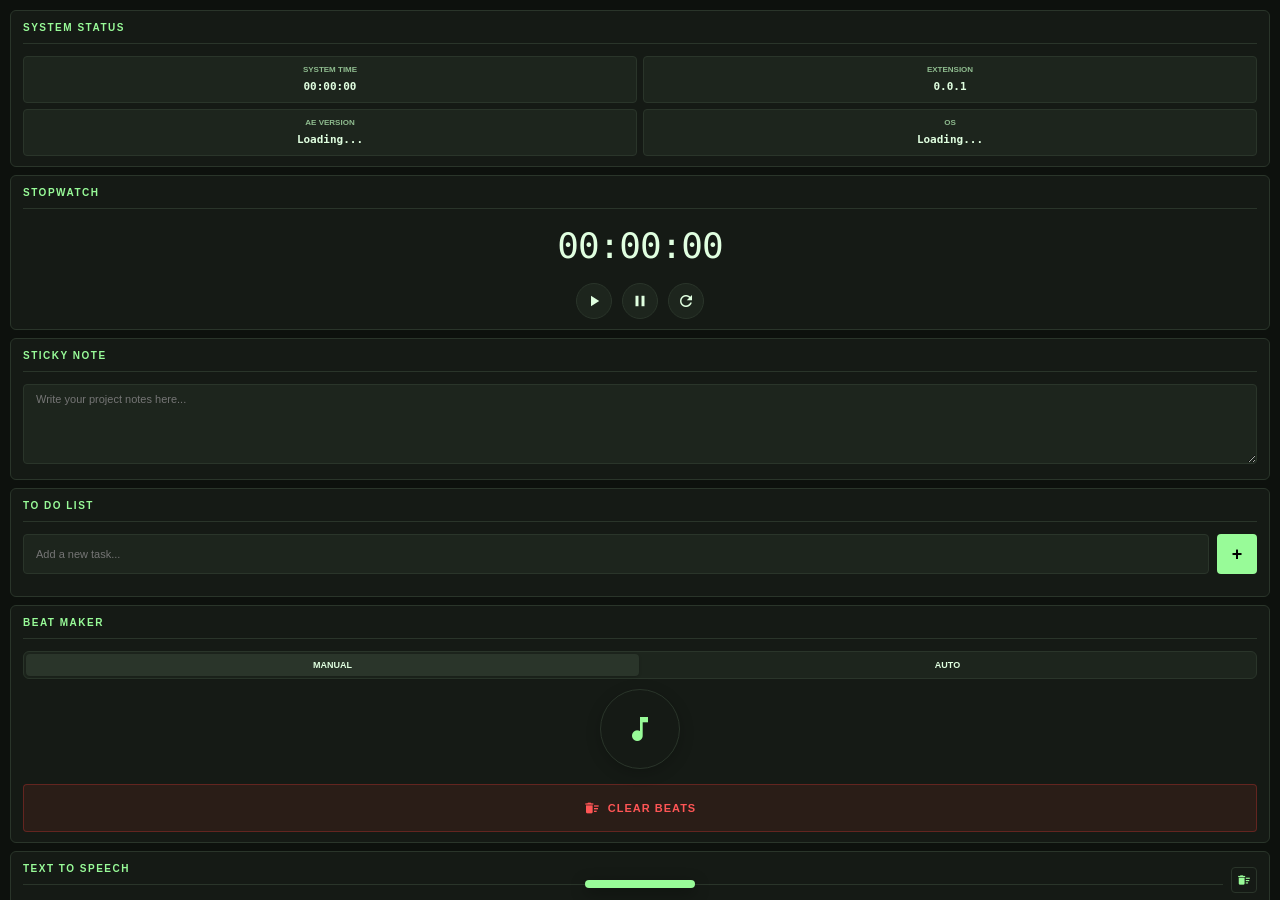
<file: client/index.html>
<!DOCTYPE html>
<html lang="en">

<head>
    <meta charset="utf-8">
    <meta name="viewport" content="width=device-width, initial-scale=1.0">
    <title>Fish Tools</title>
    <link rel="stylesheet" href="./css/style.css">
    <link rel="stylesheet" href="./css/fonts.css">
    <script src="./js/libs/CSInterface.js"></script>
    <script src="./js/polyfills.js"></script>
</head>

<body>

    <div id="splash-screen">
        <div class="splash-content">
            <img src="./assets/Logo.svg" alt="Fish Tools Logo" class="splash-logo">
            <div class="splash-text">FISH TOOLS</div>
        </div>
    </div>

    <div class="content-container">

        
        <div id="tab-main" class="tab-content active">

            <div class="card">
                <h3>System Status</h3>
                <div class="status-grid">
                    <div class="status-box">
                        <span class="status-label">System Time</span>
                        <span class="status-value" id="info-time">00:00:00</span>
                    </div>
                    <div class="status-box">
                        <span class="status-label">Extension</span>
                        <span class="status-value" id="info-ext-ver">...</span>
                    </div>
                    <div class="status-box">
                        <span class="status-label">AE Version</span>
                        <span class="status-value" id="info-ae-ver">Loading...</span>
                    </div>
                    <div class="status-box">
                        <span class="status-label">OS</span>
                        <span class="status-value" id="info-os">Loading...</span>
                    </div>
                </div>
            </div>

            <div class="card">
                <h3>Stopwatch</h3>
                <div class="timer-display" id="stopwatch-display">00:00:00</div>
                <div class="stopwatch-controls">
                    <button id="sw-start" class="sw-btn" title="Start"><span
                            class="material-icons">play_arrow</span></button>
                    <button id="sw-stop" class="sw-btn" title="Pause"><span class="material-icons">pause</span></button>
                    <button id="sw-reset" class="sw-btn" title="Reset"><span
                            class="material-icons">refresh</span></button>
                </div>
            </div>

            <div class="card">
                <h3>Sticky Note</h3>
                <textarea id="dashboard-sticky-note" placeholder="Write your project notes here..."></textarea>
            </div>

            <div class="card">
                <h3>To Do List</h3>
                <div class="todo-input-group">
                    <input type="text" id="todo-input" placeholder="Add a new task...">
                    <button id="btn-add-todo">+</button>
                </div>
                <ul id="todo-list"></ul>
            </div>

            <div class="card">
                <h3>Beat Maker</h3>
                <div class="toggle-group mb-8">
                    <button id="btn-beat-manual" class="icon-toggle active flex-1"
                        style="font-size:9px;font-weight:800;">MANUAL</button>
                    <button id="btn-beat-auto" class="icon-toggle flex-1"
                        style="font-size:9px;font-weight:800;">AUTO</button>
                </div>

                
                <div id="beat-manual-controls">
                    <div id="beat-tap-btn" title="Tap to add beat marker">
                        <span class="material-icons" id="beat-icon">music_note</span>
                    </div>
                </div>

                
                <div id="beat-auto-controls" style="display:none; padding: 5px 0;">
                    <div class="settings-row" style="margin-bottom: 8px;">
                        <span class="status-label">SENSITIVITY</span>
                        <div style="flex:1; display:flex; align-items:center; gap:8px;">
                            <input type="range" id="beat-threshold" min="5" max="50" value="15" style="flex:1;">
                            <span id="beat-threshold-val" style="font-size:10px; width:15px; color:var(--accent);">15</span>
                        </div>
                    </div>
                    <div class="settings-row" style="margin-bottom: 12px;">
                        <span class="status-label">CHANNEL</span>
                        <select id="beat-channel" style="font-size: 10px; height: 24px; padding: 0 4px;">
                            <option value="Both Channels">Both Channels</option>
                            <option value="Left Channel">Left Channel</option>
                            <option value="Right Channel">Right Channel</option>
                        </select>
                    </div>
                    <button id="btn-beat-auto-detect" class="btn-primary w-full" style="height: 32px;">
                        <span class="material-icons"
                            style="font-size:16px !important; margin-right:6px;">graphic_eq</span>
                        <span style="white-space: nowrap;">AUTO DETECT BASS</span>
                    </button>
                </div>

                <div class="beat-info">
                    <button id="beat-clear-btn" class="btn-danger w-full" title="Clear all beat markers">
                        <span class="material-icons">delete_sweep</span> CLEAR BEATS
                    </button>
                </div>
            </div>

            <div class="card" id="card-tts">
                <div class="card-header" style="justify-content:space-between;">
                    <h3>Text To Speech</h3>
                    <button id="btn-tts-clean-cache" class="icon-btn" title="Clear TTS cache (delete generated MP3)" style="background:transparent; border:1px solid var(--border); border-radius:4px; height:26px; width:26px; display:flex; align-items:center; justify-content:center; color:var(--text-muted); cursor:pointer;">
                        <span class="material-icons" style="font-size:14px;">delete_sweep</span>
                    </button>
                </div>
                <div class="tts-body" style="display:flex; flex-direction:column; margin-top:8px;">
                    <textarea id="tts-text-input" placeholder="Type text to generate speech..." style="width:100%; min-height:64px; box-sizing:border-box; resize:vertical; margin-bottom:8px;"></textarea>

                    <div style="display:flex; align-items:center; margin-bottom:8px;">
                        <select id="tts-voice-select" style="flex:1; height:28px; font-size:11px; margin-right:8px;"></select>
                        <button id="btn-tts-preview" class="icon-btn" title="Preview voice" style="background:var(--surface); border:1px solid var(--border); border-radius:4px; height:28px; width:28px; display:flex; align-items:center; justify-content:center; color:var(--text); cursor:pointer; flex-shrink:0;">
                            <span class="material-icons" style="font-size:14px;">volume_up</span>
                        </button>
                    </div>

                    <div style="display:flex; justify-content:space-between; align-items:center; margin-bottom:8px;">
                        <span class="status-label" style="font-size:10px;">ADD TEXT LAYER</span>
                        <label class="switch-container" style="margin:0;">
                            <span class="switch">
                                <input type="checkbox" id="tts-add-text-toggle" checked>
                                <span class="slider"></span>
                            </span>
                        </label>
                    </div>

                    <div id="tts-anim-toggle-container" style="display:flex; justify-content:space-between; align-items:center; margin-bottom:8px;">
                        <span class="status-label" style="font-size:10px;">TEXT ANIMATION</span>
                        <label class="switch-container" style="margin:0;">
                            <span class="switch">
                                <input type="checkbox" id="tts-anim-toggle" checked>
                                <span class="slider"></span>
                            </span>
                        </label>
                    </div>

                    <div id="tts-text-options" style="display:flex; flex-direction:column; padding:8px; background:var(--surface); border:1px solid var(--border); border-radius:6px; margin-bottom:8px;">
                        <span class="section-label" style="font-size:9px; font-weight:800; letter-spacing:0.06em; margin-bottom:6px;">ANIMATION PARAMS</span>
                        <div style="display:flex;">
                            <div style="flex:1; display:flex; flex-direction:column; margin-right:6px;">
                                <span class="status-label" style="font-size:9px; margin-bottom:3px;">DIRECTION</span>
                                <select id="tts-anim-direction" style="width:100%; height:26px; font-size:10px;">
                                    <option value="bottom_to_top">Bottom to Top</option>
                                    <option value="top_to_bottom">Top to Bottom</option>
                                    <option value="left_to_right">Left to Right</option>
                                    <option value="right_to_left">Right to Left</option>
                                </select>
                            </div>
                            <div style="flex:1; display:flex; flex-direction:column;">
                                <span class="status-label" style="font-size:9px; margin-bottom:3px;">BASED ON</span>
                                <select id="tts-anim-based-on" style="width:100%; height:26px; font-size:10px;">
                                    <option value="characters">Characters</option>
                                    <option value="characters_excl_spaces">Chars (no spaces)</option>
                                    <option value="words">Words</option>
                                    <option value="lines" selected>Lines</option>
                                </select>
                            </div>
                        </div>
                    </div>

                    <button id="btn-tts-generate" class="btn-primary w-full" style="height:32px; font-size:11px; font-weight:800; border-radius:4px; border:none; background:var(--accent); color:var(--bg); cursor:pointer; text-align:center; display:block; letter-spacing:0.06em;">GENERATE</button>
                </div>
            </div>

            <div class="card" id="card-autosave">
                <div class="card-header autosave-card-header">
                    <h3 class="autosave-title">
                        Auto Save
                        <span id="autosave-status" class="autosave-status-text">Disabled</span>
                    </h3>
                    <div style="display:flex; align-items:center; gap:6px;">
                        <button id="btn-autosave-folder" class="icon-btn" title="Open Auto Save Folder">
                            <span class="material-icons">folder_open</span>
                        </button>
                        <label class="switch-container" style="margin:0;">
                            <span class="switch">
                                <input type="checkbox" id="autosave-toggle">
                                <span class="slider"></span>
                            </span>
                        </label>
                    </div>
                </div>

                <div class="autosave-progress-track" id="autosave-progress-track">
                    <div class="autosave-progress-bar" id="autosave-progress-bar"></div>
                </div>

                <div id="autosave-warning" class="autosave-warning" style="display:none;">
                    <span class="material-icons" style="font-size:13px; flex-shrink:0;">warning</span>
                    <span id="autosave-warning-text">Please save your project first to use Auto Save.</span>
                </div>

                <div class="settings-row" style="border:none; padding:8px 0 4px; align-items:center;">
                    <span class="status-label">INTERVAL</span>
                    <div style="flex:1; display:flex; align-items:center; gap:8px;">
                        <input type="range" id="autosave-interval" min="5" max="60" step="5" value="10" style="flex:1;">
                        <span style="display:flex; align-items:center; gap:3px; white-space:nowrap;">
                            <span id="autosave-interval-display" style="font-size:12px; font-weight:800; color:var(--accent); min-width:20px; text-align:right;">10</span>
                            <span class="status-label" style="font-size:9px;">sec</span>
                        </span>
                    </div>
                </div>

                <div style="padding-top:2px;">
                    <span id="autosave-last-saved" style="font-size:9px; color:var(--text-dim); letter-spacing:0.02em;">Last saved: —</span>
                </div>
            </div>

            <div class="card" id="card-aetoam">
                <div class="card-header">
                    <h3>Ae &gt; Am Converter</h3>
                </div>
                <div class="settings-row" style="border:none; padding:6px 0 4px;">
                    <span class="status-label">BAKE EXPRESSIONS</span>
                    <label class="switch-container" style="margin:0;">
                        <span class="switch">
                            <input type="checkbox" id="aetoam-bake-toggle" checked>
                            <span class="slider"></span>
                        </span>
                    </label>
                </div>
                <div class="settings-row" style="border:none; padding:4px 0 4px;">
                    <span class="status-label">IMPORT ADJUSTMENT LAYERS</span>
                    <label class="switch-container" style="margin:0;">
                        <span class="switch">
                            <input type="checkbox" id="aetoam-adj-toggle">
                            <span class="slider"></span>
                        </span>
                    </label>
                </div>
                <div class="settings-row" style="border:none; padding:4px 0 8px;">
                    <span class="status-label">EXPORT 3D <span class="badge-beta">BETA</span></span>
                    <label class="switch-container" style="margin:0;">
                        <span class="switch">
                            <input type="checkbox" id="aetoam-3d-toggle">
                            <span class="slider"></span>
                        </span>
                    </label>
                </div>
                <button id="btn-aetoam-run" class="btn-primary" style="width:100%;">
                    <span class="material-icons" style="font-size:13px; vertical-align:middle; margin-right:4px;">swap_horiz</span>Convert
                </button>
            </div>

            <div class="card" id="card-project-pool">
                <div class="card-header" style="justify-content: space-between;">
                    <h3><span class="material-icons" style="font-size:14px; margin-right:6px; vertical-align:text-bottom;">inventory_2</span>Project Pool</h3>
                </div>

                <div class="section-label">Create Preset</div>
                <div style="display:flex; flex-direction:column; gap:6px; margin-bottom:10px;">
                    <div class="form-group">
                        <label class="status-label" style="font-size:9px;">PROJECT NAME</label>
                        <input type="text" id="pp-project-name" placeholder="My Project" style="height:30px; font-size:11px;">
                    </div>
                    <div class="form-group">
                        <label class="status-label" style="font-size:9px;">SAVE LOCATION</label>
                        <div style="display:flex; gap:8px; align-items:center;">
                            <input type="text" id="pp-save-location" placeholder="Click to choose folder..." readonly style="flex:1; min-width:0; height:30px; font-size:10px; cursor:pointer; opacity:0.85;">
                            <button id="pp-browse-btn" class="btn-secondary" style="height:30px; padding:0 12px; margin-left:6px; flex-shrink:0;" title="Browse Folder">
                                <span class="material-icons" style="font-size:14px; margin-right:0;">folder_open</span>
                            </button>
                        </div>
                    </div>
                </div>
                <div style="display:flex; flex-direction:column; gap:4px; margin-bottom:10px;">
                    <div class="settings-row" style="border:none; padding:4px 0;">
                        <span class="status-label" style="font-size:9px;">CONVERT TO AM XML</span>
                        <label class="switch-container" style="margin:0;">
                            <span class="switch">
                                <input type="checkbox" id="pp-convert-am">
                                <span class="slider"></span>
                            </span>
                        </label>
                    </div>
                    <div class="settings-row" style="border:none; padding:4px 0;">
                        <span class="status-label" style="font-size:9px;">DOWNGRADE VERSION</span>
                        <label class="switch-container" style="margin:0;">
                            <span class="switch">
                                <input type="checkbox" id="pp-downgrade">
                                <span class="slider"></span>
                            </span>
                        </label>
                    </div>
                    <div id="pp-downgrade-options" style="display:none; padding:4px 0 0 0;">
                        <div class="form-group">
                            <label class="status-label" style="font-size:9px;">TARGET AE VERSION</label>
                            <select id="pp-target-version" style="width:100%; height:28px; font-size:10px;">
                                <option value="">Select AE Version...</option>
                            </select>
                        </div>
                    </div>
                </div>
                <button id="btn-pp-create" class="btn-primary" style="width:100%; height:32px;">
                    <span class="material-icons" style="font-size:14px; margin-right:4px;">archive</span>
                    <span style="font-size:10px; font-weight:800; letter-spacing:0.04em;">CREATE PRESET</span>
                </button>

                <div class="card-header" style="justify-content: space-between; margin-top:16px; margin-bottom:6px; padding:0;">
                    <div class="section-label" style="margin:0;">Footage Pool <span id="pp-media-count-badge" class="badge" style="display:none; font-size:8px; padding:1px 5px; margin-left:4px;">0</span></div>
                    <button id="btn-pp-load-media" class="icon-btn accent-icon-btn" title="Refresh Media" style="width:24px; height:24px;">
                        <span class="material-icons" style="font-size:14px;">sync</span>
                    </button>
                </div>

                <div id="pp-media-filter-bar" style="display:none; margin-bottom:8px; display:flex; gap:8px; align-items:center;">
                    <div style="position:relative; flex:1; min-width:0;">
                        <input type="text" id="pp-media-search" placeholder="Search footage..." style="width:100%; height:30px; font-size:10px; padding-left:26px; padding-right:8px; border-radius:4px; box-sizing:border-box;">
                        <span class="material-icons" style="position:absolute; left:7px; top:8px; font-size:14px; color:var(--text-mut); pointer-events:none;">search</span>
                    </div>
                    <div style="flex:0 0 100px; width:100px; margin-left:6px;">
                        <select id="pp-media-type-filter" style="width:100%; height:30px; font-size:10px;">
                            <option value="all">All</option>
                        </select>
                    </div>
                </div>

                <div id="pp-media-empty" style="text-align:center; padding:14px 0; color:var(--text-mut); font-size:10px;">
                    <span class="material-icons" style="font-size:22px; display:block; margin-bottom:4px; opacity:0.4;">photo_library</span>
                    Click reload above to load project footage
                </div>
                <div id="pp-media-grid" class="pp-media-grid" style="display:none;"></div>
            </div>

            <div class="card">
                <h3>Log</h3>
                <p id="tip-content">Loading log...</p>
            </div>

            <div class="card">
                <div class="card-header" style="justify-content: space-between;">
                    <h3>Updater</h3>
                    <button id="btn-check-update" class="icon-btn accent-icon-btn" title="Check for Updates">
                        <span class="material-icons">sync</span>
                    </button>
                </div>
                <div class="settings-row" style="border:none; padding-bottom:0;">
                    <div class="flex-1">
                        <div class="row-label"><span class="status-label">Current</span> <span id="update-current-ver"
                                class="accent-text" style="font-weight:bold; font-size:12px;">...</span></div>
                    </div>
                    <div class="flex-1" style="text-align:right;">
                        <div class="row-label"><span class="status-label">Latest</span> <span id="update-latest-ver"
                                class="dim-text" style="font-weight:bold; font-size:12px;">Checking...</span></div>
                    </div>
                </div>
            </div>

            <div class="card">
                <h3>Recommended Tools</h3>
                <div class="rec-tool-item" id="rec-womtools">
                    <div class="rec-tool-thumb">
                        <span class="material-icons rec-tool-placeholder-icon">build_circle</span>
                    </div>
                    <div class="rec-tool-info">
                        <span class="rec-tool-name">WOMTools</span>
                        <span class="rec-tool-author">by womxsy</span>
                    </div>
                    <button class="rec-tool-btn" id="btn-womtools" title="Open TikTok">
                        <span class="material-icons">open_in_new</span>
                    </button>
                </div>
            </div>

        </div>

        
        <div id="tab-graph" class="tab-content">
            <div class="card">
                <h3>Value Graph</h3>
                <div class="graph-wrapper">
                    <canvas id="ease-graph" width="400" height="400"></canvas>
                </div>

                <div class="graph-toolbar">
                    <div class="row-between">
                        <div class="toggle-group">
                            <button id="btn-graph-snap" class="icon-toggle" title="Snap to Grid"><span
                                    class="material-icons">grid_4x4</span></button>
                            <button id="btn-graph-overshoot" class="icon-toggle" title="Overshoot"><span
                                    class="material-icons">all_inclusive</span></button>
                            <button id="btn-graph-auto" class="icon-toggle" title="Auto-Apply"><span
                                    class="material-icons">auto_fix_high</span></button>
                        </div>
                        <div class="toggle-group">
                            <button id="btn-graph-read" class="icon-toggle" title="Read from AE"><span
                                    class="material-icons">colorize</span></button>
                            <button id="btn-graph-copy" class="icon-toggle" title="Copy Graph Value"><span
                                    class="material-icons">content_copy</span></button>
                            <button id="btn-graph-paste" class="icon-toggle" title="Paste Graph Value"><span
                                    class="material-icons">content_paste</span></button>
                        </div>
                    </div>
                    <button id="btn-graph-apply" class="btn-primary w-full">APPLY</button>
                </div>

                <div class="presets-section"
                    style="margin-top: 15px; padding-top: 10px; border-top: 1px solid var(--border);">
                    <div class="row-between">
                        <span class="section-label">Presets Library</span>
                        <button id="btn-save-preset" class="icon-btn accent-icon-btn" title="Add Current Curve">
                            <span class="material-icons">add_circle</span>
                        </button>
                    </div>
                    <div id="preset-list" class="presets-grid"></div>
                </div>
            </div>

            <div class="card">
                <h3>Speed Graph</h3>

                <div class="velocity-controls" style="margin-top: 8px;">
                    <div class="graph-wrapper mb-8"
                        style="background: #0a0a0a; border: 1px solid var(--border); border-radius: 4px; overflow: hidden; position: relative;">
                        <canvas id="speed-preview-canvas" width="400" height="200"
                            style="width: 100%; height: auto; display: block;"></canvas>
                    </div>

                    <div class="graph-toolbar">
                        <div class="row-between">
                            <div class="toggle-group">
                                <button id="btn-vel-snap" class="icon-toggle" title="Snap to Grid"><span
                                        class="material-icons">grid_4x4</span></button>
                                <button id="btn-vel-auto" class="icon-toggle" title="Auto-Apply"><span
                                        class="material-icons">auto_fix_high</span></button>
                            </div>
                            <div class="toggle-group">
                                <button id="btn-vel-read" class="icon-toggle"
                                    title="Read Velocity from Selected Keyframe"><span
                                        class="material-icons">colorize</span></button>
                                <button id="btn-vel-copy" class="icon-toggle"
                                    title="Copy Velocity Value"><span
                                        class="material-icons">content_copy</span></button>
                                <button id="btn-vel-paste" class="icon-toggle"
                                    title="Paste Velocity Value"><span
                                        class="material-icons">content_paste</span></button>
                            </div>
                        </div>
                        <button id="btn-vel-apply" class="btn-primary w-full">APPLY</button>
                    </div>

                    
                    <input type="hidden" id="input-vel-in-speed" value="0">
                    <input type="hidden" id="input-vel-in-infl" value="33">
                    <input type="hidden" id="input-vel-out-speed" value="0">
                    <input type="hidden" id="input-vel-out-infl" value="33">

                    <div class="presets-section"
                        style="margin-top: 15px; padding-top: 10px; border-top: 1px solid var(--border);">
                        <div class="row-between">
                            <span class="section-label">Speed Presets</span>
                            <button id="btn-save-vel-preset" class="icon-btn accent-icon-btn"
                                title="Save Current Velocity">
                                <span class="material-icons">add_circle</span>
                            </button>
                        </div>
                        <div id="vel-preset-list" class="presets-grid"></div>
                    </div>
                </div>
            </div>

            <div class="card">
                <div class="row-between" style="margin-bottom: 8px;">
                    <h3 style="margin: 0;">Oscillation Graph</h3>
                    <div class="toggle-group" id="elastic-type-selector" style="background: var(--surface2); padding: 2px; border-radius: 4px;">
                        <button id="btn-type-elastic" class="icon-toggle active" style="font-size:10px; font-weight:700; padding:3px 8px; border-radius:3px;" title="Elastic">Elastic</button>
                        <button id="btn-type-bounce" class="icon-toggle" style="font-size:10px; font-weight:700; padding:3px 8px; border-radius:3px;" title="Bounce">Bounce</button>
                        <button id="btn-type-cyclic" class="icon-toggle" style="font-size:10px; font-weight:700; padding:3px 8px; border-radius:3px;" title="Cyclic">Cyclic</button>
                    </div>
                </div>

                <div class="velocity-controls" style="margin-top: 8px;">
                    <div class="graph-wrapper">
                        <canvas id="elastic-graph-canvas" width="400" height="270"
                            style="cursor: grab;"></canvas>
                    </div>

                    <div class="graph-toolbar">
                        <div class="row-between">
                            <div class="toggle-group">
                                <button id="btn-elastic-snap" class="icon-toggle" title="Snap to Grid"><span
                                        class="material-icons">grid_4x4</span></button>
                                <button id="btn-elastic-reverse" class="icon-toggle" title="Reverse Curve"><span
                                        class="material-icons">swap_horiz</span></button>
                            </div>
                            <div class="toggle-group">
                                <button id="btn-elastic-copy" class="icon-toggle"
                                    title="Copy Graph"><span
                                        class="material-icons">content_copy</span></button>
                                <button id="btn-elastic-paste" class="icon-toggle"
                                    title="Paste Graph"><span
                                        class="material-icons">content_paste</span></button>
                            </div>
                        </div>
                        <button id="btn-elastic-apply" class="btn-primary w-full">APPLY</button>
                    </div>

                    <input type="hidden" id="input-elastic-x" value="0.40">
                    <input type="hidden" id="input-elastic-y" value="0.55">

                    <div class="presets-section"
                        style="margin-top: 15px; padding-top: 10px; border-top: 1px solid var(--border);">
                        <div class="row-between" style="margin-bottom: 6px;">
                            <span class="section-label">Presets Library</span>
                            <button id="btn-save-elastic-preset" class="icon-btn accent-icon-btn"
                                title="Save Preset">
                                <span class="material-icons">add_circle</span>
                            </button>
                        </div>
                        <div class="toggle-group" id="elastic-preset-filter" style="margin-bottom: 8px; background: var(--surface2); padding: 2px; border-radius: 4px; display: inline-flex;">
                            <button class="icon-toggle active" data-filter="all" style="font-size:9px; font-weight:700; padding:2px 7px; border-radius:3px;">All</button>
                            <button class="icon-toggle" data-filter="elastic" style="font-size:9px; font-weight:700; padding:2px 7px; border-radius:3px;">Elastic</button>
                            <button class="icon-toggle" data-filter="bounce" style="font-size:9px; font-weight:700; padding:2px 7px; border-radius:3px;">Bounce</button>
                            <button class="icon-toggle" data-filter="cyclic" style="font-size:9px; font-weight:700; padding:2px 7px; border-radius:3px;">Cyclic</button>
                        </div>
                        <div id="elastic-preset-list" class="presets-grid"></div>
                    </div>
                </div>
            </div>
        </div>

        
        <div id="tab-tools" class="tab-content">

            <div class="card">
                <h3>Anchor Point</h3>
                <div class="anchor-grid-wrapper">
                    <div class="anchor-grid">
                        <div class="anchor-cell" data-pos="1" title="Top Left"></div>
                        <div class="anchor-cell" data-pos="2" title="Top Center"></div>
                        <div class="anchor-cell" data-pos="3" title="Top Right"></div>
                        <div class="anchor-cell" data-pos="4" title="Middle Left"></div>
                        <div class="anchor-cell anchor-active" data-pos="5" title="Center"></div>
                        <div class="anchor-cell" data-pos="6" title="Middle Right"></div>
                        <div class="anchor-cell" data-pos="7" title="Bottom Left"></div>
                        <div class="anchor-cell" data-pos="8" title="Bottom Center"></div>
                        <div class="anchor-cell" data-pos="9" title="Bottom Right"></div>
                    </div>
                </div>
            </div>

            <div class="card">
                <div class="card-header">
                    <h3>Cut</h3>
                </div>
                <div class="toolbox-grid col-3">
                    <button class="tool-btn" data-tool="CUT_FRONT" title="Trim In">
                        <div style="display: flex; align-items: center; justify-content: center; height: 24px;">
                            <span
                                style="font-size: 22px; font-weight: bold; font-family: monospace; line-height: 1;">[</span>
                        </div>
                        <span class="tool-label">FRONT</span>
                    </button>
                    <button class="tool-btn" data-tool="CUT_MID" title="Split Layer">
                        <div style="display: flex; align-items: center; justify-content: center; height: 24px;">
                            <span
                                style="font-size: 22px; font-weight: bold; font-family: monospace; line-height: 1; margin-right: -2px;">]</span>
                            <span
                                style="font-size: 22px; font-weight: bold; font-family: monospace; line-height: 1; margin-left: -2px;">[</span>
                        </div>
                        <span class="tool-label">MIDDLE</span>
                    </button>
                    <button class="tool-btn" data-tool="CUT_BACK" title="Trim Out">
                        <div style="display: flex; align-items: center; justify-content: center; height: 24px;">
                            <span
                                style="font-size: 22px; font-weight: bold; font-family: monospace; line-height: 1;">]</span>
                        </div>
                        <span class="tool-label">BACK</span>
                    </button>
                </div>
            </div>

            <div class="card">
                <div class="card-header">
                    <h3>Align</h3>
                </div>
                <div class="toolbox-grid fixed-3x2">
                    <button class="tool-btn" data-tool="ALIGN_LEFT" title="Align Left"><span
                            class="material-icons">align_horizontal_left</span><span
                            class="tool-label">LEFT</span></button>
                    <button class="tool-btn" data-tool="ALIGN_HCENTER" title="Align Horizontal Center"><span
                            class="material-icons">align_horizontal_center</span><span
                            class="tool-label">H-MID</span></button>
                    <button class="tool-btn" data-tool="ALIGN_RIGHT" title="Align Right"><span
                            class="material-icons">align_horizontal_right</span><span
                            class="tool-label">RIGHT</span></button>
                    <button class="tool-btn" data-tool="ALIGN_TOP" title="Align Top"><span
                            class="material-icons">align_vertical_top</span><span class="tool-label">TOP</span></button>
                    <button class="tool-btn" data-tool="ALIGN_VCENTER" title="Align Vertical Center"><span
                            class="material-icons">align_vertical_center</span><span
                            class="tool-label">V-MID</span></button>
                    <button class="tool-btn" data-tool="ALIGN_BOTTOM" title="Align Bottom"><span
                            class="material-icons">align_vertical_bottom</span><span
                            class="tool-label">BOTTOM</span></button>
                </div>
            </div>

            <div class="card">
                <h3>Actions</h3>
                <div class="toolbox-grid col-5">
                    <button id="btn-precomp" class="tool-btn has-context" title="Precomp"><span
                            class="material-icons">layers</span><span class="tool-label">PRECOMP</span></button>
                    <button id="btn-center" class="tool-btn" title="Center Layer"><span
                            class="material-icons">filter_center_focus</span><span
                            class="tool-label">CENTER</span></button>
                    <button id="btn-overlap" class="tool-btn" title="Overlap"><span
                            class="material-icons">auto_awesome_motion</span><span
                            class="tool-label">OVERLAP</span></button>
                    <button id="btn-screenshot" class="tool-btn" title="Screenshot"><span
                            class="material-icons">camera_alt</span><span class="tool-label">SHOT</span></button>
                    <button id="btn-dup-comp" class="tool-btn" title="Duplicate Comp"><span
                            class="material-icons">file_copy</span><span class="tool-label">DUP</span></button>
                </div>
            </div>

            <div class="card">
                <h3>Format</h3>
                
                <div class="section-label">Ratio</div>
                <div class="toolbox-grid col-5">
                    <button class="tool-btn btn-ratio" data-width="1080" data-height="1080" title="1:1 Ratio (1080x1080)">
                        <span class="material-icons">crop_square</span>
                        <span class="tool-label">1:1</span>
                    </button>
                    <button class="tool-btn btn-ratio" data-width="1920" data-height="1080" title="16:9 Ratio (1920x1080)">
                        <span class="material-icons">crop_16_9</span>
                        <span class="tool-label">16:9</span>
                    </button>
                    <button class="tool-btn btn-ratio" data-width="1080" data-height="1920" title="9:16 Ratio (1080x1920)">
                        <span class="material-icons">crop_portrait</span>
                        <span class="tool-label">9:16</span>
                    </button>
                    <button class="tool-btn btn-ratio" data-width="1080" data-height="1440" title="3:4 Ratio (1080x1440)">
                        <span class="material-icons">aspect_ratio</span>
                        <span class="tool-label">3:4</span>
                    </button>
                    <button class="tool-btn btn-ratio" data-width="1440" data-height="1080" title="4:3 Ratio (1440x1080)">
                        <span class="material-icons">crop_landscape</span>
                        <span class="tool-label">4:3</span>
                    </button>
                </div>

                <div class="section-label">FPS</div>
                <div class="toolbox-grid col-5">
                    <button class="tool-btn btn-fps" data-fps="15" title="Set to 15 FPS">
                        <span class="material-icons">av_timer</span>
                        <span class="tool-label">15 FPS</span>
                    </button>
                    <button class="tool-btn btn-fps" data-fps="30" title="Set to 30 FPS">
                        <span class="material-icons">av_timer</span>
                        <span class="tool-label">30 FPS</span>
                    </button>
                    <button class="tool-btn btn-fps" data-fps="50" title="Set to 50 FPS">
                        <span class="material-icons">av_timer</span>
                        <span class="tool-label">50 FPS</span>
                    </button>
                    <button class="tool-btn btn-fps" data-fps="60" title="Set to 60 FPS">
                        <span class="material-icons">av_timer</span>
                        <span class="tool-label">60 FPS</span>
                    </button>
                    <button class="tool-btn btn-fps" data-fps="120" title="Set to 120 FPS">
                        <span class="material-icons">av_timer</span>
                        <span class="tool-label">120 FPS</span>
                    </button>
                </div>
            </div>

            <div class="card">
                <div class="card-header">
                    <h3>Toolbox</h3>
                </div>
                <div class="section-label">Layer</div>
                <div class="toolbox-grid col-4">
                    <button class="tool-btn" data-tool="FRZ" title="Freeze Frame"><span
                            class="material-icons">ac_unit</span><span class="tool-label">FRZ</span></button>
                    <button class="tool-btn has-context" data-tool="FIT" data-has-alter="true" title="Fit to Comp"><span
                            class="material-icons">fit_screen</span><span class="tool-label">FIT</span></button>
                    <button class="tool-btn" data-tool="DSH" title="Drop Shadow"><span
                            class="material-icons">filter_drama</span><span class="tool-label">DSH</span></button>
                    <button class="tool-btn has-context" data-tool="MIR" data-has-alter="true" title="Mirror"><span
                            class="material-icons">flip</span><span class="tool-label">MIR</span></button>
                </div>
                <div class="section-label">Create</div>
                <div class="toolbox-grid col-5">
                    <button class="tool-btn" data-tool="SHA" title="Shape"><span
                            class="material-icons">pentagon</span><span class="tool-label">SHA</span></button>
                    <button class="tool-btn has-context" data-tool="SOL" data-has-alter="true" title="Solid"><span
                            class="material-icons">rectangle</span><span class="tool-label">SOL</span></button>
                    <button class="tool-btn has-context" data-tool="NUL" data-has-alter="true" title="Null"><span
                            class="material-icons">control_camera</span><span class="tool-label">NUL</span></button>
                    <button class="tool-btn" data-tool="CAM" title="Camera"><span
                            class="material-icons">videocam</span><span class="tool-label">CAM</span></button>
                    <button class="tool-btn" data-tool="ADJ" title="Adjustment"><span
                            class="material-icons">tune</span><span class="tool-label">ADJ</span></button>
                </div>

                <div class="section-label">Effects</div>
                <div class="toolbox-grid col-6">
                    <button class="tool-btn" data-tool="FILL" title="Fill"><span
                            class="material-icons">format_color_fill</span><span class="tool-label">FILL</span></button>
                    <button class="tool-btn" data-tool="TINT" title="Tint"><span
                            class="material-icons">gradient</span><span class="tool-label">TINT</span></button>
                    <button class="tool-btn has-context" data-tool="BLUR" data-has-alter="true" title="Blur"><span
                            class="material-icons">blur_on</span><span class="tool-label">BLUR</span></button>
                    <button class="tool-btn" data-tool="LUM" title="Lumetri"><span
                            class="material-icons">contrast</span><span class="tool-label">LUM</span></button>
                    <button class="tool-btn" data-tool="CURV" title="Curves"><span
                            class="material-icons">show_chart</span><span class="tool-label">CURV</span></button>
                    <button class="tool-btn" data-tool="HUE" title="Hue"><span
                            class="material-icons">palette</span><span class="tool-label">HUE</span></button>
                </div>
            </div>

            <div class="card">
                <div class="card-header">
                    <h3>Velocity</h3>
                </div>
                <div class="toolbox-grid col-2">
                    <button class="tool-btn" data-tool="TWIX" title="Twixtor"><span
                            class="material-icons">speed</span><span class="tool-label">TWIXTOR</span></button>
                    <button class="tool-btn" data-tool="TMRE" title="Time Remap"><span
                            class="material-icons">update</span><span class="tool-label">T-REMAP</span></button>
                </div>
            </div>

            <div class="card">
                <div class="card-header">
                    <h3>Beat Effects</h3>
                </div>
                <div class="section-label">Current</div>
                <div class="toolbox-grid col-5">
                    <button class="tool-btn" data-tool="GHST" title="Ghost Effect"><span
                            class="material-icons">auto_awesome_motion</span><span
                            class="tool-label">GHOST</span></button>
                    <button class="tool-btn" data-tool="WARP" title="Wave Warp"><span
                            class="material-icons">waves</span><span class="tool-label">WARP</span></button>
                    <button class="tool-btn" data-tool="FISHEYE" title="Fish Eye Ripple"><span
                            class="material-icons">remove_red_eye</span><span class="tool-label">FISH
                            EYE</span></button>
                    <button class="tool-btn" data-tool="MIDWAVE" title="Mid-Wave"><span
                            class="material-icons">water_drop</span><span class="tool-label">MID-WAVE</span></button>
                    <button class="tool-btn" data-tool="HUESPIN" title="Hue Spin"><span
                            class="material-icons">palette</span><span class="tool-label">HUE SPIN</span></button>
                </div>
                <div class="section-label">Continuous</div>
                <div class="toolbox-grid col-5">
                    <button class="tool-btn" data-tool="EXPO" title="Flash"><span
                            class="material-icons">flash_on</span><span class="tool-label">FLASH</span></button>
                    <button class="tool-btn" data-tool="SHKE" title="S_Shake"><span
                            class="material-icons">vibration</span><span class="tool-label">S_SHAKE</span></button>
                    <button class="tool-btn" data-tool="LENS" title="Lens Blur"><span
                            class="material-icons">blur_circular</span><span class="tool-label">LENS</span></button>
                    <button class="tool-btn" data-tool="OSCILLATE" title="Oscillate"><span
                            class="material-icons">wifi</span><span class="tool-label">OSCILLATE</span></button>
                    <button class="tool-btn" data-tool="Y_BEAT" title="Y Beat"><span
                            class="material-icons">south</span><span class="tool-label">Y BEAT</span></button>
                    <button class="tool-btn" data-tool="Y_FLIP" title="Y Flip - Alternating Y beat"><span
                            class="material-icons">swap_vert</span><span class="tool-label">Y FLIP</span></button>
                    <button class="tool-btn" data-tool="X_BEAT" title="X Beat"><span
                            class="material-icons">east</span><span class="tool-label">X BEAT</span></button>
                    <button class="tool-btn" data-tool="X_FLIP" title="X Flip - Alternating mirror X beat"><span
                            class="material-icons">flip</span><span class="tool-label">X FLIP</span></button>
                    <button class="tool-btn" data-tool="SCALE_BEAT" title="Scale Beat"><span
                            class="material-icons">zoom_in</span><span class="tool-label">SCALE BEAT</span></button>
                    <button class="tool-btn" data-tool="SCALE_OVERLAP" title="Scale Overlap"><span
                            class="material-icons">aspect_ratio</span><span class="tool-label">SCALE OVER</span></button>
                    <button class="tool-btn" data-tool="SWING" title="Swing"><span
                            class="material-icons">360</span><span class="tool-label">SWING</span></button>
                </div>
                <div class="section-label">Panning</div>
                <div class="toolbox-grid col-5">
                    <button class="tool-btn" data-tool="PANNING_POS" title="Panning Position"><span
                            class="material-icons">open_with</span><span class="tool-label">POSITION</span></button>
                    <button class="tool-btn" data-tool="PANNING_ROT" title="Panning Rotation"><span
                            class="material-icons">autorenew</span><span class="tool-label">ROTATION</span></button>
                    <button class="tool-btn" data-tool="PANNING_SCALE" title="Panning Scale"><span
                            class="material-icons">aspect_ratio</span><span class="tool-label">SCALE</span></button>
                    <button class="tool-btn" data-tool="PANNING_MIX_PR" title="Panning Mix Position & Rotation"><span
                            class="material-icons">tune</span><span class="tool-label">MIX PR</span></button>
                    <button class="tool-btn" data-tool="PANNING_MIX_ALL" title="Panning Mix All (Pos, Rot & Scale)"><span
                            class="material-icons">widgets</span><span class="tool-label">MIX ALL</span></button>
                </div>
            </div>

            <div class="card">
                <div class="card-header">
                    <h3>Transitions</h3>
                </div>
                <div class="toolbox-grid col-4">
                    <button class="tool-btn" data-tool="TRANS_FADE_IN" title="Fade In"><span
                            class="material-icons">flip_to_front</span><span class="tool-label">FADE IN</span></button>
                    <button class="tool-btn" data-tool="TRANS_FADE_OUT" title="Fade Out"><span
                            class="material-icons">flip_to_back</span><span class="tool-label">FADE OUT</span></button>
                    <button class="tool-btn" data-tool="TRANS_SCALE_IN" title="Scale In"><span
                            class="material-icons">zoom_in_map</span><span class="tool-label">SCALE IN</span></button>
                    <button class="tool-btn" data-tool="TRANS_SCALE_OUT" title="Scale Out"><span
                            class="material-icons">zoom_out_map</span><span class="tool-label">SCALE OUT</span></button>
                </div>
            </div>

            <div class="card">
                <div class="card-header">
                    <h3>Cutefish Style</h3>
                </div>

                <div class="section-label">Background <small>(Adj Layer)</small></div>
                <div class="toolbox-grid col-3">
                    <button class="tool-btn" data-tool="CF_COLORIZE" title="Tint with random color"><span
                            class="material-icons">palette</span><span class="tool-label">COLORIZE</span></button>
                    <button class="tool-btn" data-tool="CF_SCANLINE" title="S_TVDamage Scanline"><span
                            class="material-icons">reorder</span><span class="tool-label">SCANLINE</span></button>
                    <button class="tool-btn" data-tool="CF_MONO" title="Black & White"><span
                            class="material-icons">tonality</span><span class="tool-label">MONO</span></button>
                </div>

                <div class="section-label">Object <small>(Solid Layer)</small></div>
                <div class="toolbox-grid col-3">
                    <button class="tool-btn" data-tool="CF_STARBURST" title="Star Burst Style"><span
                            class="material-icons">auto_awesome</span><span class="tool-label">BURST</span></button>
                    <button class="tool-btn" data-tool="CF_GRID" title="Grid Style"><span
                            class="material-icons">grid_on</span><span class="tool-label">GRID</span></button>
                    <button class="tool-btn" data-tool="CF_RADIO" title="Star Radio Style"><span
                            class="material-icons">radio</span><span class="tool-label">RADIO</span></button>
                </div>

                <div class="section-label">Effects <small>(Apply to Sel)</small></div>
                <div class="toolbox-grid col-3">
                    <button class="tool-btn" data-tool="CF_GLOW_AURA" title="S_GlowAura Style"><span
                            class="material-icons">filter_vintage</span><span class="tool-label">GLOW
                            AURA</span></button>
                    <button class="tool-btn" data-tool="CF_SOLID_AURA" title="Solid Aura Style"><span
                            class="material-icons">blur_on</span><span class="tool-label">SOLID AURA</span></button>
                    <button class="tool-btn" data-tool="CF_DROP_BEVEL" title="Drop Bevel Style"><span
                            class="material-icons">layers</span><span class="tool-label">DROP BEVEL</span></button>
                </div>

                <div class="section-label">Shatter <small>(Apply to Sel)</small></div>
                <div class="toolbox-grid col-2">
                    <button class="tool-btn" data-tool="CF_SHATTER_SIMPLE" title="Shatter Simple">
                        <span class="material-icons">vibration</span>
                        <span class="tool-label">SIMPLE</span>
                    </button>
                    <button class="tool-btn" data-tool="CF_SHATTER_SLOW" title="Shatter Slow (0 Gravity)">
                        <span class="material-icons">slow_motion_video</span>
                        <span class="tool-label">SLOW</span>
                    </button>
                </div>
            </div>

            <div class="card">
                <h3>Color Palette</h3>
                <div class="palette-controls">
                    <div id="palette-base-trigger" class="btn-secondary color-trigger" title="Pick Base Color">
                        <span class="material-icons">colorize</span>
                        <input type="hidden" id="palette-base-color" value="#ffb400">
                    </div>
                    <select id="palette-scheme">
                        <option value="analogous" selected>Analogous</option>
                        <option value="complementary">Complementary</option>
                        <option value="triadic">Triadic</option>
                        <option value="hue">Hue Mode</option>
                    </select>
                    <input type="number" id="palette-count" value="1" min="1" max="10" class="input-sm">
                    <button id="btn-generate-palette" class="btn-secondary icon-only" title="Randomize"><span
                            class="material-icons">shuffle</span></button>
                </div>
                <div id="palette-container"></div>
                <div class="saved-palettes-section">
                    <span class="section-label">Saved Palettes</span>
                    <div id="saved-palettes-list" class="saved-list"></div>
                </div>
            </div>

            <div class="card">
                <h3>Cube Generator</h3>
                <div class="form-row">
                    <div class="form-group">
                        <label class="status-label">WIDTH</label>
                        <input type="number" id="cube-width" value="100">
                    </div>
                    <div class="form-group">
                        <label class="status-label">HEIGHT</label>
                        <input type="number" id="cube-height" value="100">
                    </div>
                    <div class="form-group">
                        <label class="status-label">DEPTH</label>
                        <input type="number" id="cube-depth" value="100">
                    </div>
                </div>
                <label class="switch-container">
                    <span class="switch">
                        <input type="checkbox" id="cube-use-layer">
                        <span class="slider"></span>
                    </span>
                    <span class="switch-label">Use Layer Dimensions</span>
                </label>
                <button id="btn-create-cube" class="btn-secondary w-full mt-8">CREATE CUBE</button>
            </div>

            <div class="card">
                <div class="card-header">
                    <h3>3D Generator</h3>
                </div>
                <div class="section-label">Basic 3D</div>
                <div class="toolbox-grid col-3">
                    <button class="tool-btn" data-tool="GEN_3D_3SPLIT" title="3D 3-Split"><span
                            class="material-icons">view_column</span><span class="tool-label">3 SPLIT</span></button>
                    <button class="tool-btn" data-tool="GEN_3D_2SPLIT" title="3D 2-Split"><span
                            class="material-icons">splitscreen</span><span class="tool-label">2 SPLIT</span></button>
                    <button class="tool-btn" data-tool="GEN_3D_TUNNEL" title="3D Depth Tunnel"><span
                            class="material-icons">filter_tilt_shift</span><span class="tool-label">TUNNEL</span></button>
                </div>

                <div class="section-label">Devices & Tech</div>
                <div class="toolbox-grid col-4">
                    <button class="tool-btn" data-tool="GEN_3D_PHONE" title="3D Phone"><span
                            class="material-icons">smartphone</span><span class="tool-label">PHONE</span></button>
                    <button class="tool-btn" data-tool="GEN_3D_ZFLIP" title="3D Z Flip"><span
                            class="material-icons">phone_android</span><span class="tool-label">Z FLIP</span></button>
                    <button class="tool-btn" data-tool="GEN_3D_ZFOLD" title="3D Z Fold"><span
                            class="material-icons">menu_book</span><span class="tool-label">Z FOLD</span></button>
                    <button class="tool-btn" data-tool="GEN_3D_TABLET" title="3D Tablet"><span
                            class="material-icons">tablet_mac</span><span class="tool-label">TABLET</span></button>
                    <button class="tool-btn" data-tool="GEN_3D_LAPTOP" title="3D Laptop"><span
                            class="material-icons">laptop_mac</span><span class="tool-label">LAPTOP</span></button>
                    <button class="tool-btn" data-tool="GEN_3D_MONITOR" title="3D Monitor"><span
                            class="material-icons">desktop_windows</span><span class="tool-label">MONITOR</span></button>
                    <button class="tool-btn" data-tool="GEN_3D_PC" title="3D PC Tower"><span
                            class="material-icons">computer</span><span class="tool-label">PC TOWER</span></button>
                    <button class="tool-btn" data-tool="GEN_3D_CRT" title="3D CRT TV"><span
                            class="material-icons">tv</span><span class="tool-label">CRT TV</span></button>
                </div>

                <div class="section-label">Room & Furniture</div>
                <div class="toolbox-grid col-3">
                    <button class="tool-btn" data-tool="GEN_3D_ROOM" title="3D Room"><span
                            class="material-icons">roofing</span><span class="tool-label">ROOM</span></button>
                    <button class="tool-btn" data-tool="GEN_3D_DOOR" title="3D Door"><span
                            class="material-icons">door_front</span><span class="tool-label">DOOR</span></button>
                    <button class="tool-btn" data-tool="GEN_3D_WINDOW" title="3D Window"><span
                            class="material-icons">window</span><span class="tool-label">WINDOW</span></button>
                    <button class="tool-btn" data-tool="GEN_3D_TABLE" title="3D Table"><span
                            class="material-icons">table_restaurant</span><span class="tool-label">TABLE</span></button>
                    <button class="tool-btn" data-tool="GEN_3D_DESK" title="3D Desk"><span
                            class="material-icons">desk</span><span class="tool-label">DESK</span></button>
                    <button class="tool-btn" data-tool="GEN_3D_CABINET" title="3D Cabinet"><span
                            class="material-icons">inventory_2</span><span class="tool-label">CABINET</span></button>
                </div>

                <div class="section-label">Props & Character</div>
                <div class="toolbox-grid col-5">
                    <button class="tool-btn" data-tool="GEN_3D_BOX" title="3D Box"><span
                            class="material-icons">view_in_ar</span><span class="tool-label">BOX</span></button>
                    <button class="tool-btn" data-tool="GEN_3D_BOOK" title="3D Book"><span
                            class="material-icons">auto_stories</span><span class="tool-label">BOOK</span></button>
                    <button class="tool-btn" data-tool="GEN_3D_BINDER" title="3D Binder"><span
                            class="material-icons">folder_special</span><span class="tool-label">BINDER</span></button>
                    <button class="tool-btn" data-tool="GEN_3D_GLASSES" title="3D Glasses"><span
                            class="material-icons">visibility</span><span class="tool-label">GLASSES</span></button>
                    <button class="tool-btn" data-tool="GEN_3D_MC" title="3D MC Character"><span
                            class="material-icons">accessibility_new</span><span class="tool-label">MC 3D</span></button>
                </div>
            </div>

            <div class="card">
                <h3>Bubble Text</h3>
                <textarea id="bubble-text-input" placeholder="Type your message here..."></textarea>
                <div class="form-row mt-8">
                    <div class="form-group">
                        <label class="status-label">RADIUS</label>
                        <input type="number" id="bubble-radius" value="18" min="0" max="100">
                    </div>
                    <label class="switch-container">
                        <span class="switch">
                            <input type="checkbox" id="bubble-is-sender">
                            <span class="slider"></span>
                        </span>
                        <span class="switch-label" id="bubble-mode-label">Receiver</span>
                    </label>
                </div>
                <div id="bubble-preview-container">
                    <div id="bubble-preview-bubble">Preview</div>
                </div>
                <button id="btn-generate-bubble" class="btn-secondary w-full">GENERATE</button>
            </div>

            <div class="card" id="card-text-animate">
                <div class="card-header" style="justify-content:space-between; align-items:center; display:flex; margin-bottom:12px;">
                    <h3 style="margin:0; padding:0; border:none;">Text Animate</h3>
                    <button id="btn-ta-clear" class="icon-btn" title="Delete animation from text layer" style="background:transparent; border:1px solid var(--border); border-radius:4px; height:26px; width:26px; display:flex; align-items:center; justify-content:center; color:var(--text-muted); cursor:pointer;" onmouseover="this.style.color='var(--danger)'; this.style.borderColor='var(--danger)';" onmouseout="this.style.color='var(--text-muted)'; this.style.borderColor='var(--border)';">
                        <span class="material-icons" style="font-size:14px;">delete</span>
                    </button>
                </div>
                <div style="display:flex; flex-direction:column; gap:4px; margin-bottom:12px;">
                    <span class="status-label" style="font-size:9px;">BASED ON</span>
                    <select id="ta-based-on" style="width:100%; height:26px; font-size:10px;">
                        <option value="1" selected>Characters</option>
                        <option value="3">Words</option>
                        <option value="4">Lines</option>
                    </select>
                </div>

                <div class="section-label">Bounce</div>
                <div class="toolbox-grid col-4" style="margin-bottom:8px;">
                    <button class="tool-btn ta-btn" data-preset="BOUNCE_UP" title="Bounce Up">
                        <span class="material-icons">arrow_upward</span>
                        <span class="tool-label">UP</span>
                    </button>
                    <button class="tool-btn ta-btn" data-preset="BOUNCE_DOWN" title="Bounce Down">
                        <span class="material-icons">arrow_downward</span>
                        <span class="tool-label">DOWN</span>
                    </button>
                    <button class="tool-btn ta-btn" data-preset="BOUNCE_LEFT" title="Bounce from Right">
                        <span class="material-icons">arrow_back</span>
                        <span class="tool-label">LEFT</span>
                    </button>
                    <button class="tool-btn ta-btn" data-preset="BOUNCE_RIGHT" title="Bounce from Left">
                        <span class="material-icons">arrow_forward</span>
                        <span class="tool-label">RIGHT</span>
                    </button>
                </div>

                <div class="section-label">Smooth</div>
                <div class="toolbox-grid col-4" style="margin-bottom:8px;">
                    <button class="tool-btn ta-btn" data-preset="FADE_UP" title="Smooth Fade Up">
                        <span class="material-icons">vertical_align_top</span>
                        <span class="tool-label">FADE UP</span>
                    </button>
                    <button class="tool-btn ta-btn" data-preset="FADE_DOWN" title="Smooth Fade Down">
                        <span class="material-icons">vertical_align_bottom</span>
                        <span class="tool-label">FADE DOWN</span>
                    </button>
                    <button class="tool-btn ta-btn" data-preset="SLIDE_LEFT" title="Slide from Right">
                        <span class="material-icons">west</span>
                        <span class="tool-label">SLIDE L</span>
                    </button>
                    <button class="tool-btn ta-btn" data-preset="SLIDE_RIGHT" title="Slide from Left">
                        <span class="material-icons">east</span>
                        <span class="tool-label">SLIDE R</span>
                    </button>
                </div>

                <div class="section-label">Special</div>
                <div class="toolbox-grid col-3">
                    <button class="tool-btn ta-btn" data-preset="SCALE_POP" title="Scale Pop with overshoot">
                        <span class="material-icons">zoom_in</span>
                        <span class="tool-label">SCALE POP</span>
                    </button>
                    <button class="tool-btn ta-btn" data-preset="TYPEWRITER" title="Typewriter character reveal">
                        <span class="material-icons">keyboard</span>
                        <span class="tool-label">TYPEWRITER</span>
                    </button>
                    <button class="tool-btn ta-btn" data-preset="SPIN_IN" title="Spin + scale reveal">
                        <span class="material-icons">rotate_right</span>
                        <span class="tool-label">SPIN</span>
                    </button>
                </div>

                <div class="section-label" style="margin-top:10px;">Cutefish Choice</div>
                <div class="toolbox-grid col-4">
                    <button class="tool-btn ta-btn" data-preset="CF_1" title="Cutefish Choice 1 (Bouncy Position)">
                        <span class="material-icons">animation</span>
                        <span class="tool-label">CHOICE 1</span>
                    </button>
                    <button class="tool-btn ta-btn" data-preset="CF_2" title="Cutefish Choice 2 (Ramp Overshoot Position)">
                        <span class="material-icons">animation</span>
                        <span class="tool-label">CHOICE 2</span>
                    </button>
                    <button class="tool-btn ta-btn" data-preset="CF_3" title="Cutefish Choice 3 (Bouncy Scale)">
                        <span class="material-icons">animation</span>
                        <span class="tool-label">CHOICE 3</span>
                    </button>
                    <button class="tool-btn ta-btn" data-preset="CF_4" title="Cutefish Choice 4 (Ramp Overshoot Scale)">
                        <span class="material-icons">animation</span>
                        <span class="tool-label">CHOICE 4</span>
                    </button>
                </div>
            </div>


         </div>

        <div id="tab-controller" class="tab-content">
            <div class="controller-preview-card" id="controller-preview-card">
                <canvas id="controller-preview-canvas" width="340" height="165"></canvas>
                <div class="controller-preview-placeholder" id="controller-preview-placeholder">
                    <span class="controller-preview-hint">Hover panel below</span>
                </div>
            </div>

            <div class="controller-transport">
                <button id="btn-toggle-grid" class="transport-btn transport-grid-toggle active" title="Toggle Grid Guides">
                    <span class="material-icons" id="toggle-grid-icon">grid_view</span>
                </button>
                <button id="btn-prev-marker" class="transport-btn transport-skip" title="Previous Marker">
                    <span class="material-icons">skip_previous</span>
                </button>
                <button id="btn-play-pause" class="transport-btn transport-play" title="Play / Pause">
                    <span class="material-icons" id="play-pause-icon">play_arrow</span>
                </button>
                <button id="btn-next-marker" class="transport-btn transport-skip" title="Next Marker">
                    <span class="material-icons">skip_next</span>
                </button>
                <button id="btn-toggle-preview" class="transport-btn transport-preview-toggle active" title="Toggle Preview Panel">
                    <span class="material-icons" id="toggle-preview-icon">visibility</span>
                </button>
            </div>
            <div class="controller-main-card" id="controller-main-card">
                <div class="controller-hover-overlay" id="controller-hover-overlay">
                    <span class="material-icons">touch_app</span>
                    <span class="controller-overlay-text">Hover here to adjust</span>
                </div>
                <div class="controller-tab-switch">
                    <button type="button" class="controller-switch-btn active" data-target-panel="move" title="Position">
                        <span class="material-icons">open_with</span>
                    </button>
                    <button type="button" class="controller-switch-btn" data-target-panel="rotate" title="Rotation">
                        <span class="material-icons">rotate_right</span>
                    </button>
                    <button type="button" class="controller-switch-btn" data-target-panel="scale" title="Scale / Size">
                        <span class="material-icons">aspect_ratio</span>
                    </button>
                    <button type="button" class="controller-switch-btn" data-target-panel="opacity" title="Opacity / Blend">
                        <span class="material-icons">opacity</span>
                    </button>
                </div>
                <div class="controller-panel-body">
                    <div class="controller-panel active" id="card-move">
                        <div class="controller-display-pill-wrapper"><div class="controller-display-pill"><div class="controller-val-group"><span id="val-pos-x" class="controller-val-num">0.00</span><span class="controller-val-label">x</span></div><div class="controller-val-group"><span id="val-pos-y" class="controller-val-num">0.00</span><span class="controller-val-label">y</span></div></div><div class="controller-display-pill"><div class="controller-val-group"><span id="val-pos-z" class="controller-val-num">0.00</span><span class="controller-val-label">z</span></div></div></div>
                        <div class="controller-move-wrapper"><div class="controller-move-pad" id="move-pad"><i class="controller-corner c-tl"></i><i class="controller-corner c-tr"></i><i class="controller-corner c-bl"></i><i class="controller-corner c-br"></i><span class="controller-pad-hint">Swipe here to move layer</span></div><div class="controller-z-wheel-area" id="z-wheel"><div class="controller-z-center-mark" id="z-center-mark"></div><div class="controller-z-wheel-ruler" id="z-ruler"></div></div></div>
                    </div>
                    <div class="controller-panel" id="card-rotate" style="display:none;">
                        <div class="controller-rotation-axis-switch" id="rotation-axis-switch"><button type="button" class="active" data-rotation-axis="Z">Z</button><button type="button" data-rotation-axis="X">X</button><button type="button" data-rotation-axis="Y">Y</button></div>
                        <div class="controller-dial-wrapper" id="dial-area"><svg class="controller-dial-svg" viewBox="0 0 200 200"><circle class="controller-dial-bg" cx="100" cy="100" r="85"></circle><path class="controller-dial-trail" id="dial-trail-path"></path><path class="controller-dial-trail-overlay" id="dial-trail-overlay-path"></path></svg><div class="controller-dial-center-display"><span class="controller-rot-multiplier" id="rot-multiplier"></span><div class="controller-rot-box"><span id="val-rot" class="controller-rot-val">0°</span></div></div><i class="controller-dial-knob" id="dial-knob"></i></div>
                    </div>
                    <div class="controller-panel" id="card-scale" style="display:none;">
                        <div class="controller-scale-top-bar"><div class="controller-display-pill"><div class="controller-val-group"><span id="val-scale-w" class="controller-val-num">100.0</span><span class="controller-val-label" id="label-scale-w">Width</span></div></div><button class="controller-link-btn linked" id="btn-link"><span class="material-icons">link</span></button><div class="controller-display-pill"><div class="controller-val-group"><span id="val-scale-h" class="controller-val-num">100.0</span><span class="controller-val-label" id="label-scale-h">Height</span></div></div></div>
                        <div class="controller-shape-roundness-bar" id="shape-roundness-bar" style="display:none;width:100%;align-items:center;margin-bottom:10px;"><span class="material-icons" style="font-size:16px;color:var(--text-dim);margin-right:6px;" title="Shape Roundness">rounded_corner</span><div class="controller-shape-slider-container" style="flex:1;display:flex;align-items:center;margin-right:8px;"><input type="range" id="shape-roundness-slider" min="0" max="250" value="0" style="width:100%;"></div><div class="controller-display-pill" style="padding:4px 8px;min-width:48px;justify-content:center;"><div class="controller-val-group"><span id="val-shape-roundness" class="controller-val-num" style="font-size:11px;">0 px</span></div></div></div>
                        <div class="controller-wheel-area"><div class="controller-wheel-row" id="wheel-w"><div class="controller-center-mark-w" id="mark-w"></div><div class="controller-wheel-ruler" id="ruler-w"></div></div><div class="controller-wheel-row" id="wheel-h" style="display:none"><div class="controller-center-mark-w" id="mark-h"></div><div class="controller-wheel-ruler" id="ruler-h"></div></div></div>
                    </div>
                    <div class="controller-panel" id="card-opacity" style="display:none;">
                        <div class="controller-opacity-top-bar"><span class="material-icons controller-opacity-icon">contrast</span><div class="controller-opacity-slider-container"><input type="range" id="opacity-slider" min="0" max="100" value="100"></div><div class="controller-display-pill controller-opacity-pill"><div class="controller-val-group"><span id="val-opacity" class="controller-val-num">100%</span></div></div></div>
                        <div class="controller-blend-list" id="blend-list"></div>
                    </div>
                </div>
            </div>
        </div>

         
        <div id="tab-settings" class="tab-content">

            <div class="card">
                <div class="card-header">
                    <h3>Appearance</h3>
                </div>
                <div class="settings-row">
                    <span class="status-label" style="margin:0;">THEME</span>
                    <select id="theme-select">
                        <optgroup label="System">
                            <option value="ae-default">After Effects (Default Dark)</option>
                        </optgroup>
                        <optgroup label="Drinks (Dark Mode)">
                            <option value="dark">Matcha Tea (Classic)</option>
                            <option value="amoled">Espresso (Amoled)</option>
                            <option value="ocean">Blueberry Soda</option>
                            <option value="forest">Green Tea Latte</option>
                            <option value="rose">Red Velvet</option>
                            <option value="slate">Charcoal Coffee</option>
                            <option value="dracula">Taro Milk</option>
                        </optgroup>
                        <optgroup label="Foods (Light Mode)">
                            <option value="light">Vanilla Milk</option>
                            <option value="mint">Pandan Cake</option>
                            <option value="lavender">Ube Mochi</option>
                            <option value="peach">Peach Tart</option>
                            <option value="sky">Blueberry Pie</option>
                        </optgroup>
                    </select>
                </div>
                <div class="settings-row">
                    <span class="status-label" style="margin:0;">UI STYLE</span>
                    <select id="style-select">
                        <option value="capsule">Capsule</option>
                        <option value="material">Material You</option>
                        <option value="simple">Simple Flat</option>
                    </select>
                </div>
                <div class="settings-row">
                    <span class="status-label" style="margin:0;">ANIMATIONS</span>
                    <label class="switch-container" style="margin:0;">
                        <span class="switch">
                            <input type="checkbox" id="anim-toggle" checked>
                            <span class="slider"></span>
                        </span>
                    </label>
                </div>
                <div class="settings-row">
                    <span class="status-label" style="margin:0;">SNAP SCROLL</span>
                    <label class="switch-container" style="margin:0;">
                        <span class="switch">
                            <input type="checkbox" id="snap-scroll-toggle">
                            <span class="slider"></span>
                        </span>
                    </label>
                </div>
            </div>

            <div class="card">
                <h3>Donation</h3>
                <p class="text-muted mb-8">Your support keeps this project alive.</p>
                <div class="toolbox-grid col-2">
                    <button id="btn-paypal" class="btn-secondary">PAYPAL</button>
                    <button id="btn-qris" class="btn-secondary">QRIS</button>
                </div>
            </div>

            <div class="card">
                <h3>Report Bug</h3>
                <p class="text-muted mb-8">Found a bug? Let us know so we can fix it.</p>
                <button id="btn-report-bug" class="btn-secondary w-full">REPORT BUG</button>
            </div>

            <div class="card">
                <h3>Credit</h3>
                <div class="credit-grid toolbox-grid">
                    <button class="credit-btn" id="btn-yt">
                        <svg class="credit-icon" viewBox="0 0 24 24">
                            <path
                                d="M23.5 6.2a3 3 0 0 0-2.1-2.1C19.5 3.6 12 3.6 12 3.6s-7.5 0-9.4.5A3 3 0 0 0 .5 6.2C0 8.1 0 12 0 12s0 3.9.5 5.8a3 3 0 0 0 2.1 2.1c1.9.5 9.4.5 9.4.5s7.5 0 9.4-.5a3 3 0 0 0 2.1-2.1C24 15.9 24 12 24 12s0-3.9-.5-5.8zM9.8 15.5V8.5l6.3 3.5-6.3 3.5z" />
                        </svg>
                        <span class="credit-label">YouTube</span>
                        <span class="credit-handle">@cutefishYT</span>
                    </button>
                    <button class="credit-btn" id="btn-tt-aep">
                        <svg class="credit-icon" viewBox="0 0 24 24">
                            <path
                                d="M19.6 2.7h-3.3v12.4a3 3 0 0 1-3 3 3 3 0 0 1-3-3 3 3 0 0 1 3-3c.28 0 .55.04.8.1V8.8a6.4 6.4 0 0 0-.8-.05 6.3 6.3 0 0 0-6.3 6.3 6.3 6.3 0 0 0 6.3 6.3 6.3 6.3 0 0 0 6.3-6.3V8.6a9.8 9.8 0 0 0 5.7 1.8V7.1a6.6 6.6 0 0 1-6.7-4.4z" />
                        </svg>
                        <span class="credit-label">TikTok AEP</span>
                        <span class="credit-handle">@cutefishaep</span>
                    </button>
                    <button class="credit-btn" id="btn-tt-rbx">
                        <svg class="credit-icon" viewBox="0 0 24 24">
                            <path
                                d="M19.6 2.7h-3.3v12.4a3 3 0 0 1-3 3 3 3 0 0 1-3-3 3 3 0 0 1 3-3c.28 0 .55.04.8.1V8.8a6.4 6.4 0 0 0-.8-.05 6.3 6.3 0 0 0-6.3 6.3 6.3 6.3 0 0 0 6.3 6.3 6.3 6.3 0 0 0 6.3-6.3V8.6a9.8 9.8 0 0 0 5.7 1.8V7.1a6.6 6.6 0 0 1-6.7-4.4z" />
                        </svg>
                        <span class="credit-label">TikTok RBX</span>
                        <span class="credit-handle">@cutefishrbx</span>
                    </button>
                    <button class="credit-btn" id="btn-ig">
                        <svg class="credit-icon" viewBox="0 0 24 24">
                            <path
                                d="M12 2.2c2.67 0 2.99.01 4.04.06.98.04 1.5.2 1.86.34.47.18.8.4 1.15.74.35.35.57.68.74 1.15.14.36.3.88.34 1.86.05 1.05.06 1.37.06 4.04s-.01 2.99-.06 4.04c-.04.98-.2 1.5-.34 1.86a3.1 3.1 0 0 1-.74 1.15 3.1 3.1 0 0 1-1.15.74c-.36.14-.88.3-1.86.34-1.05.05-1.37.06-4.04.06s-2.99-.01-4.04-.06c-.98-.04-1.5-.2-1.86-.34a3.1 3.1 0 0 1-1.15-.74 3.1 3.1 0 0 1-.74-1.15c-.14-.36-.3-.88-.34-1.86C2.21 15.19 2.2 14.87 2.2 12.2s.01-2.99.06-4.04c.04-.98.2-1.5.34-1.86.18-.47.4-.8.74-1.15a3.1 3.1 0 0 1 1.15-.74c.36-.14.88-.3 1.86-.34 1.05-.05 1.37-.06 4.04-.06zm0 3.7a5.7 5.7 0 1 0 0 11.4 5.7 5.7 0 0 0 0-11.4zm0 9.4a3.7 3.7 0 1 1 0-7.4 3.7 3.7 0 0 1 0 7.4zm6.8-9.6a1.34 1.34 0 1 0 0 2.68 1.34 1.34 0 0 0 0-2.68z" />
                        </svg>
                        <span class="credit-label">Instagram</span>
                        <span class="credit-handle">@cutefishaep</span>
                    </button>
                    <button class="credit-btn" id="btn-gh">
                        <svg class="credit-icon" viewBox="0 0 24 24">
                            <path
                                d="M12 .3a12 12 0 0 0-3.8 23.4c.6.1.8-.3.8-.6v-2c-3.3.7-4-1.6-4-1.6-.6-1.4-1.4-1.8-1.4-1.8-1-.7.1-.7.1-.7 1.2.1 1.8 1.2 1.8 1.2 1 1.8 2.8 1.3 3.5 1 .1-.8.4-1.3.7-1.6-2.7-.3-5.5-1.3-5.5-5.9 0-1.3.5-2.4 1.2-3.2-.1-.3-.5-1.5.1-3.2 0 0 1-.3 3.3 1.2a11.5 11.5 0 0 1 6 0c2.3-1.5 3.3-1.2 3.3-1.2.6 1.7.2 2.9.1 3.2.8.8 1.2 1.9 1.2 3.2 0 4.6-2.8 5.6-5.5 5.9.4.4.8 1.1.8 2.2v3.3c0 .3.2.7.8.6A12 12 0 0 0 12 .3z" />
                        </svg>
                        <span class="credit-label">GitHub</span>
                        <span class="credit-handle">cutefishaep</span>
                    </button>
                </div>
            </div>

            <div class="card">
                <h3>Backup &amp; Restore</h3>
                <p class="text-muted mb-8">Backup or restore your settings, curves, and presets.</p>
                <div class="toolbox-grid col-2">
                    <button id="btn-backup-settings" class="btn-secondary">BACKUP</button>
                    <button id="btn-restore-settings" class="btn-secondary">RESTORE</button>
                </div>
                <button id="btn-open-settings-dir" class="btn-secondary w-full mt-8">
                    OPEN DATA DIRECTORY
                </button>
            </div>

            <div class="card">
                <h3>Cleanup</h3>
                <div class="toolbox-grid col-4">
                    <button id="btn-purge-all" class="tool-btn" title="Purge All"><span
                            class="material-icons">auto_delete</span><span class="tool-label">ALL</span></button>
                    <button id="btn-purge-cache" class="tool-btn" title="Purge Cache"><span
                            class="material-icons">storage</span><span class="tool-label">CACHE</span></button>
                    <button id="btn-purge-memory" class="tool-btn" title="Purge RAM"><span
                            class="material-icons">memory</span><span class="tool-label">RAM</span></button>
                    <button id="btn-purge-undo" class="tool-btn" title="Purge Undo"><span
                            class="material-icons">history</span><span class="tool-label">UNDO</span></button>
                </div>
                <button id="btn-reset-settings" class="btn-danger w-full mt-8">
                    <span class="material-icons">restart_alt</span> RESET TO DEFAULT
                </button>
            </div>

            <div class="card">
                <h3>Debug & Testing</h3>
                <div class="row-between mb-8" style="gap: 4px;">
                    <button id="btn-debug-all" class="btn-secondary flex-1">EFFECTS</button>
                    <button id="btn-debug-clear" class="btn-secondary dim">CLEAR</button>
                </div>
                <div style="font-size: 10px; text-transform: uppercase; font-weight: 800; color: var(--text-dim); margin-bottom: 6px; letter-spacing: 0.5px;">Modal Triggers</div>
                <div class="toolbox-grid col-2 mb-8">
                    <button id="btn-test-update-modal" class="btn-secondary" title="Test Update Release Notes Popup"><span class="material-icons" style="font-size:12px; margin-right:4px;">system_update</span> UPDATE</button>
                    <button id="btn-test-confirm-modal" class="btn-secondary" title="Test Confirm Popup"><span class="material-icons" style="font-size:12px; margin-right:4px;">help_outline</span> CONFIRM</button>
                    <button id="btn-test-info-modal" class="btn-secondary" title="Test Info Popup"><span class="material-icons" style="font-size:12px; margin-right:4px;">info</span> INFO</button>
                    <button id="btn-test-prompt-modal" class="btn-secondary" title="Test Input Prompt Popup"><span class="material-icons" style="font-size:12px; margin-right:4px;">edit</span> PROMPT</button>
                    <button id="btn-test-error-modal" class="btn-secondary" title="Test Error Popup"><span class="material-icons" style="font-size:12px; margin-right:4px;">error_outline</span> ERROR</button>
                    <button id="btn-test-warn-modal" class="btn-secondary" title="Test Warning Popup"><span class="material-icons" style="font-size:12px; margin-right:4px;">warning_amber</span> WARN</button>
                </div>
                <textarea id="debug-output" class="mono-area" placeholder="Debug output..."></textarea>
            </div>

            <div class="footer">Made with <span class="material-icons heart">favorite</span> in Indonesia</div>
        </div>

    </div>

    
    <nav class="floating-nav">
        <button class="tab-btn active" data-tab="main" title="Dashboard">
            <span class="material-icons">home</span>
            <span class="tab-label">Main</span>
        </button>
        <button class="tab-btn" data-tab="tools" title="Tools">
            <span class="material-icons">construction</span>
            <span class="tab-label">Tools</span>
        </button>
        <button class="tab-btn" data-tab="controller" title="Controller">
            <span class="material-icons">tune</span>
            <span class="tab-label">Controller</span>
        </button>
        <button class="tab-btn" data-tab="graph" title="Graph">
            <span class="material-icons">show_chart</span>
            <span class="tab-label">Graph</span>
        </button>
        <button class="tab-btn" data-tab="settings" title="Settings">
            <span class="material-icons">settings</span>
            <span class="tab-label">Settings</span>
        </button>
    </nav>

    
    <div id="qris-modal" class="modal-overlay">
        <div class="modal-box">
            <p class="status-label">SECURE PAYMENT</p>
            <div id="qrcode" class="qr-wrap"></div>
            <p class="text-muted mb-8">SCAN TO SUPPORT DEV</p>
            <button id="close-qris" class="btn-danger w-full">CLOSE</button>
        </div>
    </div>

    <script src="./js/filestore.js"></script>
    <script src="./js/modules/colorpicker.js"></script>
    <script src="./js/modules/update.js"></script>
    <script src="./js/modules/settings.js"></script>
    <script src="./js/modules/tips.js"></script>
    <script src="./js/modules/stopwatch.js"></script>
    <script src="./js/modules/modal.js"></script>
    <script src="./js/modules/tools.js"></script>
    <script src="./js/modules/graph.js"></script>
    <script src="./js/modules/elasticgraph.js"></script>
    <script src="./js/modules/colorpalette.js"></script>
    <script src="./js/modules/dashboard.js"></script>
    <script src="./js/modules/beatmaker.js"></script>
    <script src="./js/modules/debug.js"></script>
    <script src="./js/modules/bubbletext.js"></script>
    <script src="./js/modules/cardnav.js"></script>
    <script src="./js/modules/tts.js"></script>
    <script src="./js/modules/autosave.js"></script>
    <script src="./js/modules/aetoam.js"></script>
    <script src="./js/libs/jszip.min.js"></script>
    <script src="./js/modules/projectpool.js"></script>
    <script src="./js/modules/textanimate.js"></script>
    <script src="./js/modules/controller.js"></script>
    <script src="./js/main.js"></script>
    <div id="custom-tooltip"></div>

</body>

</html>
</file>
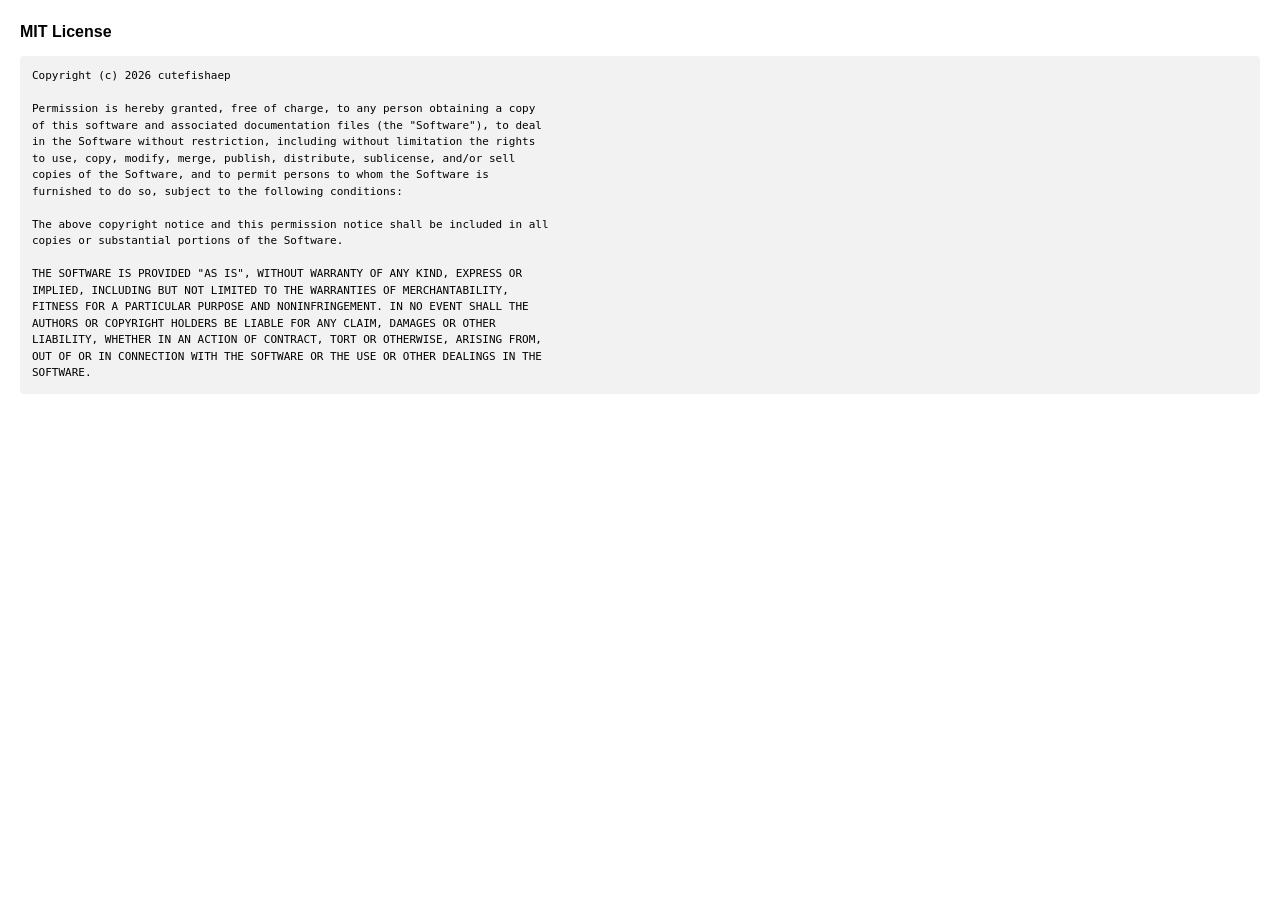
<file: Installer/Mac/resources/license.html>
<!DOCTYPE html>
<html lang="en">
<head>
    <meta charset="UTF-8" />
    <title>Software License Agreement</title>
    <style>
        :root {
            color-scheme: light dark;
        }
        body {
            font-family: -apple-system, BlinkMacSystemFont, "Segoe UI", Roboto, Helvetica, Arial, sans-serif;
            margin: 0;
            padding: 20px;
            font-size: 12px;
            line-height: 1.5;
        }
        h1 {
            font-size: 16px;
            font-weight: 600;
            margin: 0 0 12px 0;
        }
        pre {
            font-family: monospace;
            font-size: 11px;
            white-space: pre-wrap;
            word-wrap: break-word;
            background: rgba(128,128,128,0.1);
            padding: 12px;
            border-radius: 4px;
        }
    </style>
</head>
<body>
    <h1>MIT License</h1>
    <pre>Copyright (c) 2026 cutefishaep

Permission is hereby granted, free of charge, to any person obtaining a copy
of this software and associated documentation files (the "Software"), to deal
in the Software without restriction, including without limitation the rights
to use, copy, modify, merge, publish, distribute, sublicense, and/or sell
copies of the Software, and to permit persons to whom the Software is
furnished to do so, subject to the following conditions:

The above copyright notice and this permission notice shall be included in all
copies or substantial portions of the Software.

THE SOFTWARE IS PROVIDED "AS IS", WITHOUT WARRANTY OF ANY KIND, EXPRESS OR
IMPLIED, INCLUDING BUT NOT LIMITED TO THE WARRANTIES OF MERCHANTABILITY,
FITNESS FOR A PARTICULAR PURPOSE AND NONINFRINGEMENT. IN NO EVENT SHALL THE
AUTHORS OR COPYRIGHT HOLDERS BE LIABLE FOR ANY CLAIM, DAMAGES OR OTHER
LIABILITY, WHETHER IN AN ACTION OF CONTRACT, TORT OR OTHERWISE, ARISING FROM,
OUT OF OR IN CONNECTION WITH THE SOFTWARE OR THE USE OR OTHER DEALINGS IN THE
SOFTWARE.</pre>
</body>
</html>
</file>
<file: client/css/style.css>
@keyframes fadeInUp {
    from { opacity: 0; transform: translateY(10px); }
    to   { opacity: 1; transform: translateY(0); }
}
@keyframes fadeIn {
    from { opacity: 0; }
    to   { opacity: 1; }
}
@keyframes splashPulse {
    0%, 100% { transform: scale(1); opacity: 1; }
    50%       { transform: scale(1.06); opacity: 0.85; }
}
@keyframes beatPulse {
    50% { transform: scale(1.12); border-color: var(--accent); }
}
@keyframes slideIn {
    from { opacity: 0; transform: translateX(-8px); }
    to   { opacity: 1; transform: translateX(0); }
}
@keyframes autosaveGlow {
    0%   { box-shadow: 0 0 0 0 rgba(var(--accent-rgb), 0); }
    40%  { box-shadow: 0 0 8px 2px rgba(var(--accent-rgb), 0.35); }
    100% { box-shadow: 0 0 0 0 rgba(var(--accent-rgb), 0); }
}
@keyframes autosaveSweep {
    0%   { left: -40%; width: 40%; }
    60%  { left: 60%; width: 40%; }
    100% { left: 100%; width: 0%; }
}


.splash-logo { animation: splashPulse 1.4s ease-in-out infinite; }
.tab-content.active { animation: fadeInUp 0.22s ease forwards; }
.todo-item { animation: slideIn 0.18s ease forwards; }
#beat-tap-btn.pulse { animation: beatPulse 0.3s ease; }


#tab-controller.active {
    display: flex !important;
    flex-direction: column;
    height: 100%;
    min-height: 0;
    overflow: hidden;
    padding-bottom: 0;
    box-sizing: border-box;
}
#tab-controller.active > * + * {
    margin-top: 8px;
}

.controller-preview-card {
    flex: 0 0 165px;
    height: 165px;
    min-height: 135px;
    max-height: 210px;
    background: var(--surface);
    border: 1px solid var(--border);
    border-radius: var(--radius);
    padding: 8px;
    display: flex;
    justify-content: center;
    align-items: center;
    position: relative;
    box-sizing: border-box;
    overflow: hidden;
}
.controller-preview-placeholder {
    position: absolute;
    top: 0;
    left: 0;
    right: 0;
    bottom: 0;
    display: flex;
    align-items: center;
    justify-content: center;
    background: var(--surface);
    color: var(--text-dim);
    font-size: 11px;
    font-weight: 700;
    letter-spacing: 0.5px;
    text-transform: uppercase;
    pointer-events: none;
    z-index: 5;
}
#controller-preview-canvas {
    display: none;
    max-width: 100%;
    max-height: 100%;
    border-radius: calc(var(--radius) - 2px);
}

.controller-transport {
    flex: 0 0 42px;
    display: flex;
    align-items: center;
    justify-content: center;
    position: relative;
    padding: 4px 10px;
    background: var(--surface);
    border: 1px solid var(--border);
    border-radius: var(--radius);
    box-sizing: border-box;
}
.controller-transport > * + * {
    margin-left: 6px;
}
.transport-btn {
    display: flex;
    align-items: center;
    justify-content: center;
    background: transparent;
    border: none;
    color: var(--text-dim);
    cursor: pointer;
    transition: all 0.15s ease;
    flex-shrink: 0;
    border-radius: var(--radius);
}
.transport-btn:hover { color: var(--text); background: var(--surface2); }
.transport-btn:active { transform: scale(0.9); }
.transport-btn.transport-skip { width: 30px; height: 30px; }
.transport-btn.transport-skip .material-icons { font-size: 20px; }
.transport-btn.transport-play {
    width: 32px; height: 32px;
    background: var(--accent);
    border: none;
    color: var(--bg);
    border-radius: 50%;
}
.transport-btn.transport-play:hover { background: var(--accent-h); transform: none; }
.transport-btn.transport-play:active { transform: scale(0.9); }
.transport-btn.transport-play .material-icons { font-size: 18px; }
.transport-btn.transport-grid-toggle {
    position: absolute;
    left: 8px;
    top: 50%;
    transform: translateY(-50%);
    width: 28px;
    height: 28px;
    border-radius: var(--radius);
    transition: all 0.18s ease;
}
.transport-btn.transport-grid-toggle:hover {
    transform: translateY(-50%);
}
.transport-btn.transport-grid-toggle:active {
    transform: translateY(-50%) scale(0.92);
}
.transport-btn.transport-grid-toggle .material-icons {
    font-size: 18px;
}
.transport-btn.transport-grid-toggle.active {
    background: var(--accent);
    color: var(--bg);
    opacity: 1;
}
.transport-btn.transport-grid-toggle:not(.active) {
    background: var(--surface2);
    color: var(--text-dim);
    opacity: 0.6;
}
.transport-btn.transport-grid-toggle:not(.active):hover {
    color: var(--text);
    opacity: 1;
}
.transport-btn.transport-preview-toggle {
    position: absolute;
    right: 8px;
    top: 50%;
    transform: translateY(-50%);
    width: 28px;
    height: 28px;
    border-radius: var(--radius);
    transition: all 0.18s ease;
}
.transport-btn.transport-preview-toggle:hover {
    transform: translateY(-50%);
}
.transport-btn.transport-preview-toggle:active {
    transform: translateY(-50%) scale(0.92);
}
.transport-btn.transport-preview-toggle .material-icons {
    font-size: 18px;
}
.transport-btn.transport-preview-toggle.active {
    background: var(--accent);
    color: var(--bg);
    opacity: 1;
}
.transport-btn.transport-preview-toggle:not(.active) {
    background: var(--surface2);
    color: var(--text-dim);
    opacity: 0.6;
}
.transport-btn.transport-preview-toggle:not(.active):hover {
    color: var(--text);
    opacity: 1;
}

.controller-main-card {
    flex: 1 1 0;
    min-height: 0;
    height: 100%;
    background: var(--surface);
    border: 1px solid var(--border);
    border-radius: var(--radius);
    padding: 8px 10px;
    display: flex;
    flex-direction: column;
    align-items: center;
    position: relative;
    box-sizing: border-box;
    overflow: hidden;
}
.controller-hover-overlay {
    position: absolute;
    top: 0;
    right: 0;
    bottom: 0;
    left: 0;
    background: rgba(0, 0, 0, 0.78);
    display: flex;
    flex-direction: column;
    align-items: center;
    justify-content: center;
    z-index: 100;
    opacity: 1;
    visibility: visible;
    transition: opacity 0.2s ease, visibility 0.2s ease;
    cursor: pointer;
    pointer-events: none;
    border-radius: inherit;
}
.controller-hover-overlay .material-icons {
    font-size: 24px;
    color: var(--accent);
    margin-bottom: 6px;
}
.controller-overlay-text {
    font-size: 10.5px;
    font-weight: 700;
    letter-spacing: 0.5px;
    color: var(--text);
    text-transform: uppercase;
}
.controller-main-card.is-active .controller-hover-overlay {
    opacity: 0;
    visibility: hidden;
    pointer-events: none;
}
.controller-tab-switch {
    flex: 0 0 32px;
    display: flex;
    width: 100%;
    background: var(--surface2);
    border: 1px solid var(--border);
    border-radius: var(--radius);
    padding: 2px;
    margin-bottom: 8px;
    box-sizing: border-box;
}
.controller-tab-switch > * + * {
    margin-left: 4px;
}
.controller-switch-btn {
    flex: 1;
    display: flex;
    align-items: center;
    justify-content: center;
    height: 28px;
    padding: 0;
    background: transparent;
    border: none;
    border-radius: calc(var(--radius) - 2px);
    color: var(--text-dim);
    cursor: pointer;
    transition: all 0.2s cubic-bezier(0.4, 0, 0.2, 1);
    user-select: none;
}
.controller-switch-btn .material-icons {
    font-size: 16px;
}
.controller-switch-btn:hover {
    color: var(--text);
    background: rgba(255, 255, 255, 0.08);
}
.controller-switch-btn.active {
    background: var(--accent);
    color: var(--bg);
    box-shadow: 0 1px 4px rgba(0, 0, 0, 0.25);
}
.controller-panel-body {
    flex: 1 1 0;
    min-height: 0;
    width: 100%;
    height: 100%;
    display: flex;
    flex-direction: column;
    align-items: center;
    overflow: hidden;
}
.controller-panel {
    flex: 1 1 0;
    min-height: 0;
    width: 100%;
    height: 100%;
    display: flex;
    flex-direction: column;
    align-items: center;
    animation: fadeIn 0.15s ease;
    overflow: hidden;
}
.controller-display-pill-wrapper {
    flex: 0 0 auto;
    display: flex;
    align-items: center;
    margin-bottom: 8px;
}
.controller-display-pill-wrapper > * + * { margin-left: 8px; }
.controller-display-pill {
    display: flex;
    align-items: center;
    background: var(--surface2);
    padding: 4px 10px;
    border-radius: var(--radius);
}
.controller-display-pill > * + * { margin-left: 10px; }
.controller-val-group { display: flex; flex-direction: column; align-items: center; min-width: 28px; }
.controller-val-num { color: var(--accent); font: 12px monospace; line-height: 1.2; }
.controller-val-label { color: var(--text-dim); font-size: 8px; margin-top: 1px; text-transform: lowercase; font-weight: 700; }

.controller-move-wrapper {
    flex: 1 1 0;
    min-height: 0;
    width: 100%;
    height: 100%;
    display: flex;
    align-items: stretch;
    justify-content: center;
}
.controller-move-wrapper > * + * { margin-left: 10px; }
.controller-move-pad {
    flex: 1;
    height: 100%;
    min-height: 0;
    border: 1px dashed var(--border2);
    border-radius: var(--radius);
    background: var(--surface2);
    position: relative;
    display: flex;
    justify-content: center;
    align-items: center;
    cursor: crosshair;
    touch-action: none;
}
.controller-pad-hint { color: var(--text-mut); font-size: 10px; pointer-events: none; text-align: center; }
.controller-corner { position: absolute; width: 8px; height: 8px; border-color: var(--accent); border-style: solid; }
.controller-corner.c-tl { top: -1px; left: -1px; border-width: 2px 0 0 2px; }
.controller-corner.c-tr { top: -1px; right: -1px; border-width: 2px 2px 0 0; }
.controller-corner.c-bl { bottom: -1px; left: -1px; border-width: 0 0 2px 2px; }
.controller-corner.c-br { bottom: -1px; right: -1px; border-width: 0 2px 2px 0; }

.controller-z-wheel-area {
    width: 36px;
    height: 100%;
    min-height: 0;
    flex: 0 0 36px;
    background: var(--surface2);
    border: 1px solid var(--border2);
    border-radius: var(--radius);
    position: relative;
    cursor: ns-resize;
    display: flex;
    justify-content: center;
    align-items: center;
    overflow: hidden;
    -webkit-mask-image: linear-gradient(0deg, transparent 0%, black 15%, black 85%, transparent 100%);
    mask-image: linear-gradient(0deg, transparent 0%, black 15%, black 85%, transparent 100%);
    touch-action: none;
    visibility: visible !important;
}
.controller-z-wheel-ruler { display: block; visibility: visible; position: absolute; width: 100%; height: 100%; left: 0; top: 0; opacity: .9; pointer-events: none; }
.controller-z-center-mark { position: absolute; top: 50%; transform: translateY(-50%); width: 90%; height: 2px; background: var(--accent); z-index: 3; pointer-events: none; }

.controller-dial-wrapper {
    width: 200px;
    height: 200px;
    flex: 0 0 200px;
    position: relative;
    display: flex;
    justify-content: center;
    align-items: center;
    margin: auto;
    touch-action: none;
    cursor: grab;
}
.controller-dial-wrapper:active {
    cursor: grabbing;
}
.controller-rotation-axis-switch {
    flex: 0 0 auto;
    display: flex;
    padding: 2px;
    background: var(--surface2);
    border: 1px solid var(--border);
    border-radius: var(--radius);
    margin: 0 auto 6px;
}
.controller-rotation-axis-switch > * + * { margin-left: 3px; }
.controller-rotation-axis-switch button { width: 22px; height: 18px; padding: 0; border: 0; border-radius: calc(var(--radius) - 1px); background: transparent; color: var(--text-dim); font-size: 9px; font-weight: 800; cursor: pointer; }
.controller-rotation-axis-switch button.active { background: var(--accent); color: var(--bg); }
.controller-dial-svg {
    position: absolute;
    top: 0;
    left: 0;
    width: 200px;
    height: 200px;
    pointer-events: none;
}
.controller-dial-bg { fill: none; stroke: var(--border2); stroke-width: 2; }
.controller-dial-trail, .controller-dial-trail-overlay { fill: none; stroke: var(--accent); stroke-width: 4; stroke-linecap: round; }
.controller-dial-center-display {
    position: absolute;
    top: 50%;
    left: 50%;
    transform: translate(-50%, -50%);
    display: flex;
    flex-direction: column;
    align-items: center;
    justify-content: center;
    z-index: 2;
    pointer-events: none;
}
.controller-rot-multiplier { position: absolute; bottom: 100%; margin-bottom: 4px; color: var(--text-dim); font: 11px monospace; min-height: 16px; white-space: nowrap; }
.controller-rot-box { background: var(--surface2); padding: 6px 14px; border-radius: var(--radius); }
.controller-rot-val { color: var(--accent); font: 18px monospace; }
.controller-dial-knob {
    position: absolute;
    left: 173px;
    top: 88px;
    width: 24px;
    height: 24px;
    background: var(--accent);
    border: 2px solid var(--surface);
    border-radius: 50%;
    box-shadow: var(--shadow);
    z-index: 3;
    pointer-events: none;
}

.controller-scale-top-bar {
    flex: 0 0 auto;
    display: flex;
    align-items: center;
    margin-bottom: 8px;
}
.controller-scale-top-bar > * + * { margin-left: 8px; }
.controller-link-btn { background: var(--surface2); border: 0; color: var(--text-dim); width: 30px; height: 26px; border-radius: var(--radius); cursor: pointer; display: flex; justify-content: center; align-items: center; }
.controller-link-btn.linked { color: var(--accent); }
#card-scale .controller-wheel-area {
    flex: 1 1 0;
    min-height: 0;
    width: 100%;
    height: 100%;
    display: flex;
    flex-direction: column;
    position: relative;
    justify-content: center;
}
#card-scale .controller-wheel-area > * + * {
    margin-top: 6px;
}
#card-scale .controller-wheel-row {
    flex: 1 1 0;
    min-height: 0;
    height: 100%;
    width: 100%;
    position: relative;
    cursor: ew-resize;
    display: flex;
    align-items: center;
    overflow: hidden;
    background: var(--surface2);
    border: 1px solid var(--border2);
    border-radius: var(--radius);
    -webkit-mask-image: linear-gradient(90deg, transparent 0%, black 12%, black 88%, transparent 100%);
    mask-image: linear-gradient(90deg, transparent 0%, black 12%, black 88%, transparent 100%);
    touch-action: none;
}
.controller-wheel-ruler { position: absolute; width: 100%; height: 100%; left: 0; top: 0; opacity: .9; }
.controller-ruler-tick { position: absolute; display: block; background: var(--text-dim); opacity: .95; }
.controller-ruler-tick.minor { width: 1px; height: 75%; top: 12%; }
.controller-ruler-tick.medium { width: 1.5px; height: 82%; top: 9%; background: var(--text); }
.controller-ruler-tick.major { width: 2px; height: 90%; top: 5%; background: var(--text); }
.controller-z-wheel-ruler .controller-ruler-tick { top: 0; height: 1px; }
.controller-z-wheel-ruler .controller-ruler-tick.minor { width: 75%; left: 12%; }
.controller-z-wheel-ruler .controller-ruler-tick.medium { width: 82%; left: 9%; }
.controller-z-wheel-ruler .controller-ruler-tick.major { width: 90%; left: 5%; }
.controller-center-mark-w { position: absolute; width: 2px; height: 96%; left: 50%; top: 2%; z-index: 3; transform: translateX(-50%); pointer-events: none; background: var(--accent); }

.controller-opacity-top-bar {
    flex: 0 0 auto;
    width: 100%;
    display: flex;
    align-items: center;
    margin: 0 0 8px;
}
.controller-opacity-top-bar > * + * { margin-left: 8px; }
.controller-opacity-icon { color: var(--text-dim); font-size: 18px; }
.controller-opacity-slider-container { flex: 1; display: flex; align-items: center; }
#opacity-slider, #shape-roundness-slider { appearance: none; -webkit-appearance: none; width: 100%; height: 5px; background: linear-gradient(to right, var(--accent) 100%, var(--surface2) 100%); border-radius: 3px; outline: none; cursor: pointer; overflow: visible; margin: 4px 0; }
#opacity-slider::-webkit-slider-runnable-track, #shape-roundness-slider::-webkit-slider-runnable-track { height: 5px; background: transparent; border-radius: 3px; }
#opacity-slider::-webkit-slider-thumb, #shape-roundness-slider::-webkit-slider-thumb { appearance: none; -webkit-appearance: none; width: 14px; height: 14px; margin-top: -4.5px; border-radius: 50%; background: var(--accent); border: 2px solid var(--surface); box-shadow: var(--shadow); cursor: pointer; }
#opacity-slider::-moz-range-track, #shape-roundness-slider::-moz-range-track { height: 5px; background: var(--surface2); border-radius: 3px; }
#opacity-slider::-moz-range-progress, #shape-roundness-slider::-moz-range-progress { height: 5px; background: var(--accent); border-radius: 3px; }
#opacity-slider::-moz-range-thumb, #shape-roundness-slider::-moz-range-thumb { width: 12px; height: 12px; border: 2px solid var(--surface); border-radius: 50%; background: var(--accent); cursor: pointer; }
.controller-opacity-pill { padding: 4px 8px; min-width: 50px; justify-content: center; }
.controller-blend-list {
    flex: 1 1 auto;
    width: 100%;
    height: 100%;
    min-height: 130px;
    overflow-y: auto;
    overflow-x: hidden;
    display: block;
    padding-right: 2px;
}
.controller-blend-item {
    width: 100%;
    min-height: 28px;
    display: flex;
    align-items: center;
    justify-content: space-between;
    padding: 6px 10px;
    margin-bottom: 5px;
    border: 1px solid transparent;
    border-radius: var(--radius);
    background: var(--surface2);
    color: var(--text-dim);
    font-size: 11px;
    font-weight: 500;
    cursor: pointer;
    box-sizing: border-box;
    flex-shrink: 0;
}
.controller-blend-item:last-child {
    margin-bottom: 0;
}
.controller-blend-item:hover { color: var(--text); border-color: var(--border2); }
.controller-blend-item.is-selected { color: var(--accent); border-color: var(--accent); background: rgba(var(--accent-rgb), 0.12); font-weight: 700; }
.controller-blend-item .material-icons { display: none; color: var(--accent); font-size: 15px; }
.controller-blend-item.is-selected .material-icons { display: block; }
.controller-link { display: flex; align-items: center; justify-content: center; width: 25px; height: 25px; border: 1px solid var(--border); border-radius: var(--radius); color: var(--text-dim); background: transparent; cursor: pointer; }
.controller-link.active { color: var(--accent); border-color: var(--accent); }

/* ==========================================================================
   UI Style 1: Capsule (Default Modern Rounded)
   ========================================================================== */
body:not(.style-material-you):not(.style-simple) #tab-controller .controller-main-card,
body:not(.style-material-you):not(.style-simple) #tab-controller .controller-preview-card,
body:not(.style-material-you):not(.style-simple) #tab-controller .controller-transport {
    border-radius: 16px;
    box-shadow: var(--shadow);
}
body:not(.style-material-you):not(.style-simple) #tab-controller .controller-tab-switch {
    border-radius: 12px;
}
body:not(.style-material-you):not(.style-simple) #tab-controller .controller-switch-btn {
    border-radius: 10px;
}
body:not(.style-material-you):not(.style-simple) #tab-controller .controller-display-pill,
body:not(.style-material-you):not(.style-simple) #tab-controller .controller-link-btn,
body:not(.style-material-you):not(.style-simple) #tab-controller .controller-rot-box {
    border-radius: 12px;
}
body:not(.style-material-you):not(.style-simple) #tab-controller .controller-move-pad,
body:not(.style-material-you):not(.style-simple) #tab-controller .controller-z-wheel-area,
body:not(.style-material-you):not(.style-simple) #tab-controller .controller-wheel-row {
    border-radius: 12px;
}

/* ==========================================================================
   UI Style 2: Material You (Expressive Smooth Pill curves & surface2 cards)
   ========================================================================== */
.style-material-you #tab-controller .controller-main-card,
.style-material-you #tab-controller .controller-preview-card,
.style-material-you #tab-controller .controller-transport {
    background: var(--surface2);
    border: none;
    border-radius: 26px;
    box-shadow: var(--shadow);
}
.style-material-you #tab-controller .controller-tab-switch {
    background: var(--surface);
    border: none;
    border-radius: 20px;
    padding: 3px;
}
.style-material-you #tab-controller .controller-switch-btn {
    border-radius: 16px;
}
.style-material-you #tab-controller .controller-display-pill,
.style-material-you #tab-controller .controller-link-btn,
.style-material-you #tab-controller .controller-rot-box {
    background: var(--surface);
    border-radius: 18px;
}
.style-material-you #tab-controller .controller-move-pad,
.style-material-you #tab-controller .controller-z-wheel-area,
.style-material-you #tab-controller .controller-wheel-row {
    background: var(--surface);
    border-color: var(--border2);
    border-radius: 20px;
}

/* ==========================================================================
   UI Style 3: Simple (Sharp Minimalist Studio Flat)
   ========================================================================== */
.style-simple #tab-controller .controller-main-card,
.style-simple #tab-controller .controller-preview-card,
.style-simple #tab-controller .controller-transport {
    background: var(--bg);
    border: 1px solid var(--border);
    border-radius: 0px;
    box-shadow: none;
}
.style-simple #tab-controller .controller-tab-switch {
    background: var(--surface);
    border: 1px solid var(--border);
    border-radius: 0px;
}
.style-simple #tab-controller .controller-switch-btn {
    border-radius: 0px;
}
.style-simple #tab-controller .controller-display-pill,
.style-simple #tab-controller .controller-link-btn,
.style-simple #tab-controller .controller-rot-box {
    background: var(--surface);
    border: 1px solid var(--border);
    border-radius: 0px;
}
.style-simple #tab-controller .controller-move-pad,
.style-simple #tab-controller .controller-z-wheel-area,
.style-simple #tab-controller .controller-wheel-row {
    background: var(--surface);
    border-radius: 0px;
}
.style-simple #tab-controller .controller-transport .transport-btn {
    border-radius: 0px;
}
.style-simple #controller-preview-canvas {
    border-radius: 0px;
}


[data-anim="off"] *,
[data-anim="off"] *::before,
[data-anim="off"] *::after {
    animation: none !important;
    transition: none !important;
}


:root, [data-theme="dark"] { 
    --bg: #0d110d; --surface: #151a15; --surface2: #1d251d;
    --border: #2a352a; --border2: #3a4a3a;
    --accent: #98fb98; --accent-h: #4ade80; --accent-rgb: 152, 251, 152;
    --accent-fg: #000;
    --danger: #ff5555; --success: #50fa7b;
    --text: #e0ffe0; --text-dim: #8fbc8f; --text-mut: #3a4a3a;
    --radius: 6px; --shadow: 0 4px 12px rgba(0,0,0,0.3);
}

[data-theme="ae-default"], [data-theme="aftereffects"] { 
    --bg:        #1e1e1e;
    --surface:   #282828;
    --surface2:  #333333;
    --border:    #3c3c3c;
    --border2:   #4a4a4a;
    --accent:    #3b82f6;
    --accent-h:  #60a5fa;
    --accent-rgb: 59, 130, 246;
    --accent-fg: #ffffff;
    --danger:    #ef4444;
    --success:   #22c55e;
    --text:      #f3f4f6;
    --text-dim:  #9ca3af;
    --text-mut:  #4b5563;
    --radius: 6px; --shadow: 0 4px 12px rgba(0,0,0,0.3);
}


:root {
    --graph-bg:       var(--bg);
    --graph-border:   var(--border);
    --graph-grid:     var(--border);
    --graph-grid-mid: var(--border2);
    --graph-box:      var(--surface2);
    --graph-dash:     var(--border);
    --graph-curve:    var(--accent);
    --graph-handle:   var(--text);
    --graph-thumb-bg: var(--bg);
}

[data-theme="mint"] { 
    --bg: #d4ecd4; --surface: #e2f2e2; --surface2: #c8e2c8;
    --border: #aed0ae; --border2: #90bc90;
    --accent: #22c55e; --accent-h: #16a34a;
    --accent-rgb: 34, 197, 94;
    --accent-fg: #fff;
    --danger: #e53935; --success: #15803d;
    --text: #0f2010; --text-dim: #2d5c2d; --text-mut: #5a8a5a;
}

[data-theme="lavender"] { 
    --bg: #ddd0f5; --surface: #e8dff8; --surface2: #cfc3ef;
    --border: #b8a8e0; --border2: #9e8ed4;
    --accent: #8b5cf6; --accent-h: #7c3aed;
    --accent-rgb: 139, 92, 246;
    --accent-fg: #fff;
    --danger: #e53935; --success: #22c55e;
    --text: #1e0e3c; --text-dim: #4a3080; --text-mut: #7a65a8;
}

[data-theme="peach"] { 
    --bg: #f5d8c0; --surface: #fae4d0; --surface2: #edcaac;
    --border: #d9a880; --border2: #c49068;
    --accent: #ea6c1a; --accent-h: #c75a10;
    --accent-rgb: 234, 108, 26;
    --accent-fg: #fff;
    --danger: #c0392b; --success: #27ae60;
    --text: #2c1008; --text-dim: #7a3c18; --text-mut: #a06040;
}

[data-theme="sky"] { 
    --bg: #c8daf5; --surface: #d8e8fa; --surface2: #bacced;
    --border: #94b4e0; --border2: #7a9ed4;
    --accent: #1d8fd4; --accent-h: #1570a8;
    --accent-rgb: 29, 143, 212;
    --accent-fg: #fff;
    --danger: #e53935; --success: #1e8a46;
    --text: #08142a; --text-dim: #1e3c6c; --text-mut: #486898;
}

[data-theme="amoled"] { 
    --bg:        #000000; --surface:   #0d0d0d; --surface2:  #151515;
    --border:    #222; --border2:   #2e2e2e;
    --accent:    #eecfa1; --accent-h:  #d4b483;
    --accent-fg: #000;
    --danger:    #e53935; --success:   #43a047;
    --text:      #ffffff; --text-dim:  #a1887f; --text-mut:  #3a3a3a;
}

[data-theme="ocean"] { 
    --bg:        #080c14; --surface:   #101520; --surface2:  #181e2b;
    --border:    #1e2d45; --border2:   #2a3e5c;
    --accent:    #38bdf8; --accent-h:  #0ea5e9; --accent-rgb: 56, 189, 248;
    --accent-fg: #000;
    --danger:    #ef4444; --success:   #22c55e;
    --text:      #e0f0ff; --text-dim:  #5a7a99; --text-mut:  #4a627a;
}

[data-theme="matcha"] { 
    --bg:        #0d1109; --surface:   #151a0f; --surface2:  #1d2415;
    --border:    #2a3321; --border2:   #3d4a2f;
    --accent:    #98ce7b; --accent-h:  #7fb862; --accent-rgb: 152, 206, 123;
    --accent-fg: #000;
    --danger:    #ff7a7a; --success:   #78e08f;
    --text:      #e8f0e0; --text-dim:  #a5b39a; --text-mut:  #5c6e4e;
}

[data-theme="forest"] { 
    --bg:        #0a120a; --surface:   #101a10; --surface2:  #162316;
    --border:    #1e3020; --border2:   #2a4030;
    --accent:    #22c55e; --accent-h:  #16a34a; --accent-rgb: 34, 197, 94;
    --accent-fg: #000;
    --danger:    #ef4444; --success:   #4ade80;
    --text:      #e6f2e6; --text-dim:  #86a686; --text-mut:  #5a7a5a;
}

[data-theme="rose"] { 
    --bg:        #1a0a0f; --surface:   #291018; --surface2:  #361621;
    --border:    #4d1f2d; --border2:   #662a3b;
    --accent:    #fb7185; --accent-h:  #f43f5e;
    --accent-fg: #000;
    --danger:    #f87171; --success:   #4ade80;
    --text:      #ffe4e6; --text-dim:  #f472b6; --text-mut:  #4d1f2d;
}

[data-theme="slate"] { 
    --bg:        #121212; --surface:   #1a1a1a; --surface2:  #242424;
    --border:    #333; --border2:   #444;
    --accent:    #cfd8dc; --accent-h:  #90a4ae;
    --accent-fg: #000;
    --danger:    #f87171; --success:   #34d399;
    --text:      #eceff1; --text-dim:  #78909c; --text-mut:  #607d8b;
}

[data-theme="dracula"] { 
    --bg:        #13111a; --surface:   #1c1926; --surface2:  #252131;
    --border:    #352f44; --border2:   #4b4361;
    --accent:    #bd93f9; --accent-h:  #9a66ff;
    --accent-fg: #000;
    --danger:    #ff5555; --success:   #50fa7b;
    --text:      #f2effc; --text-dim:  #b3a6d9; --text-mut:  #625b7e;
}

[data-theme="light"] { 
    --bg:        #ede8df;
    --surface:   #f5f0e8;
    --surface2:  #dfd8cc;
    --border:    #c8bfb0;
    --border2:   #b0a494;
    --accent:    #7c3aed;
    --accent-h:  #6d28d9;
    --accent-rgb: 124, 58, 237;
    --accent-fg: #fff;
    --danger:    #dc2626;
    --success:   #16a34a;
    --text:      #1c1510;
    --text-dim:  #4a3c2e;
    --text-mut:  #7a6a58;
}


*, *::before, *::after { box-sizing: border-box; margin: 0; padding: 0; }
* { -webkit-user-select: none; user-select: none; }

body {
    background: var(--bg);
    color: var(--text);
    font-family: 'Inter', -apple-system, BlinkMacSystemFont, 'Segoe UI', sans-serif;
    font-size: 12px;
    line-height: 1.4;
    height: 100vh;
    overflow: hidden;
}

button, input, textarea, select {
    font-family: inherit; font-size: inherit;
    background: none; border: none; color: inherit; outline: none;
}

.custom-select-container { position: relative; width: 100%; user-select: none; }
.custom-select-trigger {
    display: flex; align-items: center; justify-content: flex-end;
    background: var(--surface2); border: 1px solid var(--border);
    border-radius: 4px; padding: 6px 12px; cursor: pointer;
    font-size: 11px; transition: all 0.2s;
    overflow: hidden; min-height: 32px;
}
.custom-select-trigger span { 
    overflow: hidden; text-overflow: ellipsis; white-space: nowrap; 
    text-align: right; pointer-events: none;
}
.custom-select-trigger .chevron { 
    font-size: 18px; color: var(--text-mut); transition: transform 0.3s;
    display: flex; align-items: center; justify-content: center;
    width: 20px; height: 100%; pointer-events: none;
}
.custom-select-container.open .chevron { transform: rotate(180deg); }

.custom-select-options {
    position: absolute; top: calc(100% + 5px); left: 0; right: 0;
    background: var(--surface); border: 1px solid var(--border);
    border-radius: 8px; box-shadow: 0 10px 30px rgba(0,0,0,0.5);
    z-index: 10000; max-height: 250px; overflow-y: auto;
    display: none; flex-direction: column; padding: 5px;
    animation: dropdownSlide 0.2s ease-out;
}
.custom-select-container.open .custom-select-options { display: flex; }

.custom-select-optgroup {
    font-size: 9px; font-weight: 800; color: var(--accent);
    padding: 8px 10px 4px; text-transform: uppercase; letter-spacing: 1px;
}
.custom-select-option {
    padding: 8px 10px; border-radius: 4px; cursor: pointer;
    font-size: 11px; color: var(--text); transition: all 0.15s;
}
.custom-select-option:hover { background: var(--surface2); color: var(--accent); }
.custom-select-option.selected { background: var(--accent); color: #000; font-weight: bold; }

@keyframes dropdownSlide {
    from { opacity: 0; transform: translateY(-10px); }
    to { opacity: 1; transform: translateY(0); }
}


.style-material-you .custom-select-trigger { 
    border-radius: 24px; padding: 8px 10px 8px 20px; 
    background: var(--surface); border: none; 
    min-height: 48px; 
}
.style-material-you .custom-select-options { 
    border-radius: 24px; padding: 10px; border: 1px solid var(--border); 
    background: var(--surface); box-shadow: 0 10px 40px rgba(0,0,0,0.6); 
}
.style-material-you .custom-select-option { border-radius: 16px; margin-bottom: 2px; }

.style-simple .custom-select-trigger { 
    border-radius: 0; border: 1px solid var(--border); 
    background: none; min-height: 40px; padding: 0 10px 0 12px;
}
.style-simple .custom-select-trigger:hover { background: var(--surface2); }
.style-simple .custom-select-options { border-radius: 0; border: 1px solid var(--border); background: var(--bg); box-shadow: none; }
.style-simple .custom-select-option { border-radius: 0; }


input[type="text"], 
input[type="number"], 
input[type="password"],
textarea {
    width: 100%;
    background: var(--surface2);
    border: 1px solid var(--border);
    border-radius: 4px;
    padding: 8px 12px;
    color: var(--text);
    font-size: 11px;
    font-family: inherit;
    transition: all 0.2s cubic-bezier(0.4, 0, 0.2, 1);
    outline: none;
}
input:focus, textarea:focus {
    border-color: var(--accent);
    box-shadow: 0 0 0 2px rgba(var(--accent-rgb), 0.1);
}
.style-material-you input:not([type="range"]), 
.style-material-you textarea { 
    border-radius: 16px; 
    border: none; 
    background: var(--surface); 
    padding: 10px 16px; 
    min-height: 48px;
}
.style-simple input, 
.style-simple textarea { 
    border-radius: 0; 
    border: 1px solid var(--border); 
    background: none; 
}
textarea { min-height: 80px; resize: vertical; }


::-webkit-scrollbar { display: none; width: 0; height: 0; }
* { -ms-overflow-style: none; scrollbar-width: none; }


#splash-screen {
    position: fixed; top: 0; right: 0; bottom: 0; left: 0; background: var(--bg);
    display: flex; align-items: center; justify-content: center;
    z-index: 9999; transition: opacity 0.3s ease;
}
#splash-screen.fade-out { opacity: 0; pointer-events: none; }
.splash-content { text-align: center; }
.splash-logo { width: 48px; height: 48px; margin-bottom: 10px; }
.splash-text {
    font-size: 11px; font-weight: 800; letter-spacing: 4px;
    color: var(--accent); text-transform: uppercase;
}


.content-container {
    height: 100vh; overflow-y: auto;
    padding: 10px 10px 72px;
    scroll-behavior: smooth;
}
html[data-anim="off"] .content-container { scroll-behavior: auto !important; }


.card {
    transition: border-color 0.25s ease, box-shadow 0.25s ease, transform 0.25s ease, opacity 0.25s ease;
}

[data-snap="on"] .card {
    opacity: 0.45;
    transform: scale(0.985);
}

[data-snap="on"] .card.card--focused {
    opacity: 1;
    transform: scale(1);
    border-color: var(--accent);
}
[data-snap="on"] .controller-am-card {
    transition: border-color 0.25s ease, box-shadow 0.25s ease, transform 0.25s ease, opacity 0.25s ease;
    opacity: 0.45;
    transform: scale(0.985);
}
[data-snap="on"] .controller-am-card.card--focused {
    opacity: 1;
    transform: scale(1);
    border-color: var(--accent);
}

.tab-content { display: none; }
.tab-content.active { display: block; }


.card {
    background: var(--surface);
    border: 1px solid var(--border);
    border-radius: 6px;
    padding: 10px 12px;
    margin-bottom: 8px;
}

.card-header {
    display: -webkit-flex;
    display: flex;
    -webkit-align-items: center;
    align-items: center;
    
}
.card-header > * + * { margin-left: 8px; }
.card-header .material-icons {
    color: var(--accent);
}
.card-header h3 {
    flex: 1; 
}
.card h3 {
    font-size: 10px; font-weight: 800; color: var(--accent);
    text-transform: uppercase; letter-spacing: 1.5px;
    margin: 0 0 12px 0;
    padding-bottom: 8px;
    border-bottom: 1px solid var(--border);
}


.status-grid { display: grid; grid-template-columns: 1fr 1fr; grid-gap: 6px; }
.status-box {
    background: var(--surface2); border: 1px solid var(--border);
    border-radius: 4px; padding: 7px; text-align: center;
}
.status-label {
    display: block; font-size: 8px; font-weight: 700;
    color: var(--text-dim); text-transform: uppercase; margin-bottom: 3px;
}
.status-value {
    font-family: 'JetBrains Mono', 'Consolas', monospace;
    font-size: 11px; font-weight: 600;
}


.timer-display {
    font-family: 'JetBrains Mono', 'Consolas', monospace;
    font-size: 36px; font-weight: 200;
    text-align: center; letter-spacing: -1px;
    margin: 6px 0 12px;
}
.stopwatch-controls { display: -webkit-flex; display: flex; -webkit-justify-content: center; justify-content: center; }
.stopwatch-controls .sw-btn + .sw-btn { margin-left: 10px; }
.sw-btn {
    width: 36px; height: 36px; border-radius: 50%;
    background: var(--surface2); border: 1px solid var(--border);
    display: flex; align-items: center; justify-content: center;
    cursor: pointer; transition: all 0.15s ease;
}
.sw-btn:hover { border-color: var(--accent); color: var(--accent); }
.sw-btn .material-icons { font-size: 18px; }
.style-material-you .sw-btn { border: none; background: var(--surface); }
.style-material-you .sw-btn:hover { background: var(--accent); color: #000; }




.btn-secondary {
    background: var(--surface2); border: 1px solid var(--border);
    border-radius: 4px; padding: 6px 10px;
    font-weight: 700; font-size: 10px; letter-spacing: 0.5px;
    text-transform: uppercase; cursor: pointer;
    display: -webkit-inline-flex; display: inline-flex; -webkit-align-items: center; align-items: center; -webkit-justify-content: center; justify-content: center;
    -webkit-transition: all 0.15s ease; transition: all 0.15s ease; color: var(--text-dim);
}
.btn-secondary .material-icons,
.btn-secondary span + span { margin-left: 5px; }
.btn-secondary:hover { background: var(--border); color: var(--text); }
.btn-secondary:active { transform: scale(0.96); }
.btn-secondary.dim { opacity: 0.4; }

.btn-primary {
    background: var(--accent); border: none; border-radius: 4px;
    padding: 8px 14px; font-weight: 800; font-size: 10px;
    letter-spacing: 1px; text-transform: uppercase; color: #000;
    cursor: pointer; -webkit-transition: all 0.15s ease; transition: all 0.15s ease;
    display: -webkit-flex !important; display: flex !important;
    -webkit-align-items: center; align-items: center;
    -webkit-justify-content: center; justify-content: center;
    width: 100%; box-sizing: border-box;
}
.btn-primary:hover { background: var(--accent-h); -webkit-transform: translateY(-1px); transform: translateY(-1px); }
.btn-primary:active { -webkit-transform: scale(0.96); transform: scale(0.96); }
.btn-primary .material-icons { 
    font-size: 16px !important; 
    width: 16px !important;
    height: 16px !important;
    margin-right: 6px; 
    line-height: 1 !important;
}

.btn-danger {
    background: rgba(229,57,53,0.1); border: 1px solid rgba(229,57,53,0.3);
    border-radius: 4px; padding: 8px 12px;
    font-weight: 700; font-size: 10px; letter-spacing: 0.5px;
    text-transform: uppercase; color: var(--danger);
    cursor: pointer; transition: all 0.15s ease;
    display: -webkit-inline-flex; display: inline-flex; -webkit-align-items: center; align-items: center; -webkit-justify-content: center; justify-content: center;
}
.btn-danger:hover { background: var(--danger); color: #fff; border-color: var(--danger); }
.btn-danger:active { transform: scale(0.96); }
.btn-danger .material-icons { font-size: 16px !important; margin-right: 6px; }

.icon-btn {
    background: none; border: none; cursor: pointer;
    display: inline-flex; align-items: center; justify-content: center;
    padding: 3px; border-radius: 4px; transition: all 0.15s ease;
    color: var(--text-dim);
}
.icon-btn:hover { color: var(--text); }
.accent-icon-btn { color: var(--accent); }


.todo-input-group { display: -webkit-flex; display: flex; margin-bottom: 12px; -webkit-align-items: stretch; align-items: stretch; }
.todo-input-group > * + * { margin-left: 8px; }
#btn-add-todo {
    flex-shrink: 0; width: 40px;
    background: var(--accent); color: #000; border: none;
    border-radius: 4px; font-size: 18px; font-weight: 700;
    cursor: pointer; display: flex; align-items: center; justify-content: center;
    transition: all 0.2s; height: 40px;
}
#btn-add-todo:hover { background: var(--accent-h); transform: scale(1.05); }
.style-material-you #btn-add-todo { border-radius: 16px; height: 48px; width: 48px; }
.style-simple #btn-add-todo { border-radius: 0; height: 40px; width: 40px; }

#todo-list { list-style: none; display: -webkit-flex; display: flex; -webkit-flex-direction: column; flex-direction: column; }
#todo-list .todo-item + .todo-item { margin-top: 5px; }
.todo-item {
    background: var(--surface2); border: 1px solid var(--border);
    border-radius: 4px; padding: 7px 8px;
    display: -webkit-flex; display: flex; -webkit-align-items: center; align-items: center;
}
.todo-item.completed { opacity: 0.45; }
.todo-item > * + * { margin-left: 7px; }
.todo-item.completed .todo-text { text-decoration: line-through; }
.todo-text { flex: 1; font-size: 11px; }
.btn-done, .btn-delete {
    background: none; border: none; cursor: pointer; padding: 2px;
    display: flex; align-items: center; color: var(--text-mut);
    transition: all 0.15s ease;
}
.btn-done .material-icons, .btn-delete .material-icons { font-size: 16px; }
.todo-item.completed .btn-done { color: var(--success); }
.btn-delete:hover { color: var(--danger); }


#beat-tap-btn {
    width: 80px; height: 80px; margin: 20px auto;
    background: var(--surface); border: 1px solid var(--border);
    border-radius: 50%; display: flex; align-items: center; justify-content: center;
    cursor: pointer; transition: all 0.3s cubic-bezier(0.175, 0.885, 0.32, 1.275);
    box-shadow: 0 4px 15px rgba(0,0,0,0.2); color: var(--accent);
}
#beat-tap-btn .material-icons { font-size: 32px; transition: transform 0.2s; }
#beat-tap-btn:hover { border-color: var(--accent); box-shadow: 0 0 20px rgba(var(--accent-rgb), 0.3); transform: scale(1.05); }
#beat-tap-btn:active { transform: scale(0.9); }
#beat-tap-btn.pulse { animation: beatPulse 0.4s ease-out; }
@keyframes beatPulse {
    0% { transform: scale(1); box-shadow: 0 0 0 0 rgba(var(--accent-rgb), 0.6); }
    50% { transform: scale(1.15); box-shadow: 0 0 0 20px rgba(var(--accent-rgb), 0); border-color: var(--accent); }
    100% { transform: scale(1); box-shadow: 0 0 0 0 rgba(var(--accent-rgb), 0); }
}

.beat-info { margin-top: 15px; }
#beat-clear-btn { 
    height: 48px; font-weight: 800; letter-spacing: 1px; font-size: 11px;
    display: -webkit-flex; display: flex; -webkit-align-items: center; align-items: center; -webkit-justify-content: center; justify-content: center;
}
.beat-info .material-icons { margin-right: 8px; }

.style-material-you #beat-tap-btn { border: none; background: var(--surface2); }
.style-simple #beat-tap-btn { border-radius: 0; background: none; }


.graph-wrapper {
    background: var(--graph-bg); border: 1px solid var(--border);
    border-radius: 4px; margin-bottom: 8px;
    width: 100%; overflow: hidden;
    
}
.graph-wrapper canvas { display: block; }

.graph-toolbar { display: -webkit-flex; display: flex; -webkit-flex-direction: column; flex-direction: column; margin-bottom: 8px; }
.graph-toolbar > * + * { margin-top: 6px; }

.toggle-group {
    display: flex; background: var(--surface2);
    border: 1px solid var(--border); border-radius: 4px;
    padding: 2px;
}
.icon-toggle {
    padding: 4px 6px; border-radius: 3px;
    cursor: pointer; background: none; border: none;
    color: var(--text) !important; transition: all 0.15s ease;
    display: flex; align-items: center;
}
.icon-toggle:hover { color: var(--text); }
.icon-toggle.active { background: var(--accent); color: #000; }
.icon-toggle .material-icons { font-size: 16px; color: inherit; }

.presets-section { margin-top: 8px; }
.presets-grid {
    display: grid; grid-template-columns: repeat(auto-fill, minmax(60px, 1fr));
    grid-gap: 5px; margin-top: 6px;
    background: rgba(0,0,0,0.15); border: 1px solid var(--border);
    border-radius: 4px; padding: 6px;
}


.toolbox-grid {
    display: grid !important;
    grid-template-columns: repeat(auto-fit, minmax(48px, 1fr));
    grid-gap: 8px;
    margin-bottom: 10px;
}

.toolbox-grid.col-2 { grid-template-columns: repeat(2, 1fr) !important; }
.toolbox-grid.col-3 { grid-template-columns: repeat(3, 1fr) !important; }
.toolbox-grid.col-4 { grid-template-columns: repeat(4, 1fr) !important; }
.toolbox-grid.col-5 { grid-template-columns: repeat(5, 1fr) !important; }
.toolbox-grid.col-6 { grid-template-columns: repeat(6, 1fr) !important; }

.section-label {
    display: block; font-size: 8px; font-weight: 700;
    color: var(--text-mut); text-transform: uppercase;
    margin: 14px 0 8px; letter-spacing: 1px;
}

.tool-btn {
    position: relative;
    background: var(--surface2);
    border: 1px solid var(--border);
    border-radius: 6px;
    padding: 8px 2px;
    display: -webkit-flex;
    display: flex;
    -webkit-flex-direction: column;
    flex-direction: column;
    -webkit-align-items: center;
    align-items: center;
    -webkit-justify-content: center;
    justify-content: center;
    cursor: pointer;
    color: var(--text-dim);
    transition: all 0.15s ease;
    min-height: 58px;
    width: 100%;
}
.tool-btn > * + * { margin-top: 5px; }
.tool-btn .material-icons { font-size: 18px; }
.tool-label { 
    font-size: 7px; 
    font-weight: 700; 
    text-transform: uppercase; 
    text-align: center;
    line-height: 1;
    width: 100%;
    display: block;
    white-space: nowrap;
    overflow: hidden;
    text-overflow: ellipsis;
}


.has-context::after {
    content: '';
    position: absolute;
    top: 4px;
    right: 4px;
    width: 4px;
    height: 4px;
    background: var(--accent);
    border-radius: 50%;
    box-shadow: 0 0 4px var(--accent);
}
.tool-btn--active.has-context::after {
    background: #000;
    box-shadow: none;
}
.tool-btn:hover { background: var(--border); color: var(--text); }
.tool-btn:active { transform: scale(0.94); }
.tool-btn--active { background: var(--accent) !important; color: #000 !important; border-color: var(--accent) !important; }
.tool-btn .material-icons { font-size: 18px; }
.tool-label { font-size: 7px; font-weight: 700; }


.section-label {
    font-size: 8px; font-weight: 800; color: var(--text-mut);
    text-transform: uppercase; letter-spacing: 1px;
    margin: 8px 0 5px; display: block;
}


.anchor-grid-wrapper { display: flex; justify-content: center; padding: 4px 0; }
.anchor-grid {
    display: grid; grid-template-columns: repeat(3, 20px);
    grid-template-rows: repeat(3, 20px); grid-gap: 4px;
}
.anchor-cell {
    background: var(--surface2); border: 1px solid var(--border);
    border-radius: 4px; cursor: pointer; transition: all 0.2s cubic-bezier(0.4, 0, 0.2, 1);
}
.anchor-cell:hover { border-color: var(--accent); background: var(--border); }
.anchor-cell.anchor-active { 
    background: var(--accent) !important; 
    border-color: var(--accent) !important;
    box-shadow: 0 0 12px rgba(var(--accent-rgb), 0.4);
}

.style-material-you .anchor-cell { border-radius: 6px; border: none; background: var(--surface); }
.style-material-you .anchor-cell:hover { background: var(--border); }
.style-simple .anchor-cell { border-radius: 0; }


.palette-controls { display: -webkit-flex; display: flex; -webkit-align-items: center; align-items: center; margin-bottom: 8px; }
.palette-controls > * + * { margin-left: 6px; }
.palette-controls .custom-select-container { flex: 1; min-width: 0; }
.palette-controls .input-sm { width: 50px; flex-shrink: 0; text-align: center; }
.color-trigger {
    height: 34px; width: 34px; flex-shrink: 0;
    cursor: pointer; border-radius: 6px;
    background: var(--surface2); border: 1px solid var(--border);
    display: flex; align-items: center; justify-content: center;
    transition: all 0.2s; position: relative;
    color: var(--text);
}
.color-trigger:hover { border-color: var(--accent); }
.color-trigger .material-icons { font-size: 16px; }
.style-material-you .color-trigger { border-radius: 17px; border: none; background: var(--surface); }
.style-simple .color-trigger { border-radius: 0; border: 1px solid var(--border); background: none; }
.palette-controls #btn-generate-palette { flex-shrink: 0; }
.color-trigger {
    height: 32px; width: 42px; flex-shrink: 0;
    cursor: pointer; border-radius: 4px;
    display: flex; align-items: center; justify-content: center;
}
.input-sm { width: 48px !important; padding: 6px !important; }
.palette-row {
    display: -webkit-flex; display: flex; -webkit-align-items: center; align-items: center;
    padding: 4px; margin-bottom: 5px;
    background: var(--surface2); border: 1px solid var(--border);
    border-radius: 4px;
}
.palette-row > * + * { margin-left: 3px; }
.palette-swatch {
    flex: 1; height: 26px; border-radius: 3px;
    cursor: pointer; transition: transform 0.1s ease;
}
.palette-swatch:hover { transform: scaleY(1.1); }
.saved-palettes-section { margin-top: 8px; }
.saved-list { max-height: 100px; overflow-y: auto; margin-top: 5px; }


.form-row { display: -webkit-flex; display: flex; -webkit-align-items: flex-end; align-items: flex-end; }
.form-row > * + * { margin-left: 6px; }
.form-group { -webkit-flex: 1; flex: 1; display: -webkit-flex; display: flex; -webkit-flex-direction: column; flex-direction: column; }
.form-group > * + * { margin-top: 3px; }


.switch-container {
    display: -webkit-inline-flex; display: inline-flex; -webkit-align-items: center; align-items: center;
    cursor: pointer; margin: 4px 0;
}
.switch-container .switch { margin-right: 10px; }
.switch { position: relative; width: 34px; height: 18px; display: inline-block; }
.switch input { opacity: 0; width: 0; height: 0; }
.slider {
    position: absolute; top: 0; right: 0; bottom: 0; left: 0;
    background: var(--surface2); border: 1px solid var(--border);
    border-radius: 18px; transition: .3s cubic-bezier(0.4, 0, 0.2, 1);
}
.slider::before {
    content: ''; position: absolute;
    width: 12px; height: 12px; left: 2px; bottom: 2px;
    background: var(--text-dim); border-radius: 50%; 
    transition: .3s cubic-bezier(0.4, 0, 0.2, 1);
}
input:checked + .slider { 
    background: var(--accent); 
    border-color: var(--accent); 
    box-shadow: 0 0 12px rgba(var(--accent-rgb), 0.25);
}
input:checked + .slider::before { transform: translateX(16px); background: #000; }

.style-material-you .switch { width: 52px; height: 32px; }
.style-material-you .slider { border-radius: 32px; background: var(--surface2); border: 2px solid var(--border); }
.style-material-you .slider::before { width: 16px; height: 16px; left: 6px; bottom: 6px; background: var(--text-mut); }
.style-material-you input:checked + .slider { background: var(--accent); border-color: var(--accent); }
.style-material-you input:checked + .slider::before { 
    transform: translateX(20px); 
    width: 24px; height: 24px; 
    bottom: 2px; left: 4px;
    background: #000;
}

.style-simple .slider, .style-simple .slider::before { border-radius: 0; }
.style-simple .slider { border: 1px solid var(--border); }


#bubble-preview-container {
    display: flex; min-height: 48px; align-items: center;
    padding: 10px; margin: 8px 0;
    background: var(--surface2); border: 1px solid var(--border);
    border-radius: 4px;
}
#bubble-preview-bubble {
    max-width: 80%; padding: 6px 10px;
    font-size: 11px; line-height: 1.4; transition: all 0.2s ease;
}


.theme-grid {
    display: grid; grid-template-columns: repeat(3, 1fr); grid-gap: 6px;
}
.theme-btn {
    border: 2px solid var(--border); border-radius: 5px;
    padding: 8px 4px; cursor: pointer;
    display: -webkit-flex; display: flex; -webkit-flex-direction: column; flex-direction: column; -webkit-align-items: center; align-items: center;
    background: var(--surface2); -webkit-transition: all 0.15s ease; transition: all 0.15s ease;
    font-size: 8px; font-weight: 700; text-transform: uppercase;
    color: var(--text-dim);
}
.theme-btn .theme-dot { margin-bottom: 4px; }
.theme-btn:hover { border-color: var(--border2); color: var(--text); }
.theme-btn.active { border-color: var(--accent); color: var(--accent); }
.theme-dot { width: 14px; height: 14px; border-radius: 50%; }


.credit-grid {
    display: grid !important;
    grid-template-columns: repeat(auto-fit, minmax(76px, 1fr));
    grid-gap: 10px; margin-top: 5px;
}
.credit-btn {
    display: flex; flex-direction: column; align-items: center; justify-content: center;
    background: var(--surface2); border: 1px solid var(--border);
    border-radius: 12px; padding: 14px 6px; cursor: pointer;
    transition: all 0.25s cubic-bezier(0.4, 0, 0.2, 1);
    min-height: 76px; text-align: center;
}
.credit-btn:hover { border-color: var(--accent); transform: translateY(-3px); background: var(--surface); }
.credit-icon { width: 18px; height: 18px; fill: var(--text-mut); margin-bottom: 6px; transition: all 0.2s; }
.credit-btn:hover .credit-icon { fill: var(--accent); transform: scale(1.15); }
.credit-label { font-size: 8.5px; font-weight: 900; text-transform: uppercase; letter-spacing: 0.8px; color: var(--accent); line-height: 1; margin-bottom: 4px; }
.credit-handle { font-size: 7.5px; opacity: 0.8; font-family: 'JetBrains Mono', monospace; color: var(--text-dim); line-height: 1; }

.style-material-you .credit-btn { border-radius: 20px; border: none; background: var(--surface); }
.style-simple .credit-btn { border-radius: 0; border: 1px solid var(--border); background: none; }



.rec-tool-item {
    display: flex; align-items: center;
    padding: 6px 0;
}
.rec-tool-item > * + * {
    margin-left: 10px;
}
.rec-tool-thumb {
    width: 40px; height: 40px; flex-shrink: 0;
    background: var(--surface2); border: 1px solid var(--border);
    border-radius: 8px; overflow: hidden;
    display: flex; align-items: center; justify-content: center;
}
.rec-tool-thumb img { width: 100%; height: 100%; object-fit: cover; }
.rec-tool-placeholder-icon { font-size: 20px; color: var(--text-mut); }
.rec-tool-info {
    flex: 1; display: flex; flex-direction: column; min-width: 0;
}
.rec-tool-info > * + * {
    margin-top: 2px;
}
.rec-tool-name {
    font-size: 11px; font-weight: 800; color: var(--text);
    text-transform: uppercase; letter-spacing: 0.5px;
    overflow: hidden; text-overflow: ellipsis; white-space: nowrap;
}
.rec-tool-author {
    font-size: 9px; color: var(--text-dim); font-weight: 500;
}
.rec-tool-btn {
    flex-shrink: 0; width: 30px; height: 30px;
    background: var(--surface2); border: 1px solid var(--border);
    border-radius: 6px; cursor: pointer;
    display: flex; align-items: center; justify-content: center;
    color: var(--text-dim); transition: all 0.15s ease;
}
.rec-tool-btn:hover { border-color: var(--accent); color: var(--accent); }
.rec-tool-btn .material-icons { font-size: 14px; }


.modal-overlay, .custom-modal-overlay {
    position: fixed; top: 0; right: 0; bottom: 0; left: 0;
    background: rgba(0,0,0,0.75); 
    display: flex; align-items: center; justify-content: center; z-index: 20000;
    opacity: 0; visibility: hidden; pointer-events: none;
    transition: opacity 0.20s cubic-bezier(0.16, 1, 0.3, 1),
                visibility 0.20s cubic-bezier(0.16, 1, 0.3, 1);
}
.modal-overlay.active, .custom-modal-overlay.active {
    opacity: 1; visibility: visible; pointer-events: auto;
}

.modal-box, .custom-modal {
    background: var(--surface); border: 1px solid var(--border);
    border-radius: 10px; width: 280px; padding: 18px 20px;
    box-shadow: 0 20px 50px rgba(0,0,0,0.65), 0 0 0 1px rgba(255,255,255,0.05);
    opacity: 0;
    transform: scale(0.92) translateY(10px);
    transition: transform 0.26s cubic-bezier(0.34, 1.25, 0.64, 1),
                opacity 0.20s cubic-bezier(0.16, 1, 0.3, 1);
    display: flex; flex-direction: column;
}
.modal-box.active, .custom-modal.active {
    opacity: 1;
    transform: scale(1) translateY(0);
}
.custom-modal h3 { color: var(--text); font-size: 11px; text-transform: uppercase; margin: 0; letter-spacing: 2px; font-weight: 900; display: flex; align-items: center; }
.custom-modal h3 .material-icons { margin-right: 8px; font-size: 16px; }
.custom-modal.modal-wide, .custom-modal.modal-update {
    width: 340px;
    max-width: 90vw;
    padding: 16px 18px;
}

.custom-modal .modal-body {
    color: var(--text-dim);
    font-size: 11px;
    line-height: 1.4;
    margin: 8px 0 12px 0;
    max-height: 280px;
    overflow-y: auto;
    padding-right: 4px;
}


.custom-modal .modal-body::-webkit-scrollbar {
    width: 4px;
}
.custom-modal .modal-body::-webkit-scrollbar-track {
    background: rgba(0,0,0,0.15);
    border-radius: 2px;
}
.custom-modal .modal-body::-webkit-scrollbar-thumb {
    background: var(--border);
    border-radius: 2px;
}
.custom-modal .modal-body::-webkit-scrollbar-thumb:hover {
    background: var(--accent);
}


.update-notes-body {
    display: flex;
    flex-direction: column;
    text-align: left;
}
.update-notes-body > * + * {
    margin-top: 8px;
}

.update-header-version {
    display: flex;
    align-items: center;
    justify-content: space-between;
    padding-bottom: 6px;
    border-bottom: 1px solid var(--border);
    margin-bottom: 4px;
}

.update-header-version .version-tag {
    font-weight: 900;
    font-size: 12px;
    color: var(--accent);
    letter-spacing: 0.5px;
}

.update-header-version .version-date {
    font-size: 10px;
    color: var(--text-dim);
    background: var(--surface2);
    padding: 2px 6px;
    border-radius: 4px;
    border: 1px solid var(--border);
}

.update-section-title {
    display: inline-flex;
    align-items: center;
    font-size: 10px;
    font-weight: 800;
    letter-spacing: 1px;
    margin-top: 6px;
    margin-bottom: 4px;
    padding: 3px 8px;
    border-radius: 4px;
    width: fit-content;
}

.update-section-title.badge-added {
    background: rgba(76, 175, 80, 0.15);
    color: #4CAF50;
    border: 1px solid rgba(76, 175, 80, 0.3);
}

.update-section-title.badge-fixed {
    background: rgba(33, 150, 243, 0.15);
    color: #2196F3;
    border: 1px solid rgba(33, 150, 243, 0.3);
}

.update-section-title.badge-changed {
    background: rgba(156, 39, 176, 0.15);
    color: #AB47BC;
    border: 1px solid rgba(156, 39, 176, 0.3);
}

.update-section-title.badge-removed {
    background: rgba(244, 67, 54, 0.15);
    color: #F44336;
    border: 1px solid rgba(244, 67, 54, 0.3);
}

.update-section-title.badge-info {
    background: var(--surface2);
    color: var(--text);
    border: 1px solid var(--border);
}

.update-notes-list {
    margin: 0 0 6px 0;
    padding-left: 14px;
    list-style-type: disc;
}

.update-notes-list li {
    margin-bottom: 4px;
    color: var(--text);
    font-size: 11px;
    line-height: 1.45;
}

.update-notes-list li strong {
    color: var(--accent);
    font-weight: 700;
}

.inline-code {
    background: var(--surface2);
    border: 1px solid var(--border);
    color: #FFC107;
    font-family: monospace;
    font-size: 10px;
    padding: 1px 4px;
    border-radius: 3px;
}

.update-text-p {
    margin: 4px 0;
    color: var(--text);
}

.custom-modal input { width: 100%; background: var(--surface2); border: 1px solid var(--border); border-radius: 4px; color: var(--text); padding: 10px; font-size: 11px; outline: none; transition: border-color 0.2s; }
.custom-modal input:focus { border-color: var(--accent); }
.custom-modal-footer { display: -webkit-flex; display: flex; -webkit-justify-content: flex-end; justify-content: flex-end; margin-top: 15px; }
.custom-modal-footer > * + * { margin-left: 8px; }

.btn-modal { padding: 8px 16px; font-size: 10px; font-weight: 700; letter-spacing: 0.5px; border-radius: 4px; border: none; cursor: pointer; transition: all 0.15s; text-transform: uppercase; }
.btn-modal.secondary-btn { background: transparent; color: var(--text-dim); border: 1px solid var(--border); }
.btn-modal.secondary-btn:hover { background: var(--surface2); color: var(--text); border-color: var(--border2); }
.btn-modal.primary-btn { background: var(--accent); color: var(--bg); }
.btn-modal.primary-btn.danger { background: var(--danger); color: #fff; }
.btn-modal:hover { opacity: 0.88; transform: translateY(-1px); }


.modal-type-error { border-color: var(--danger) !important; }
.modal-type-error h3 { color: var(--danger); }
.modal-type-warning { border-color: var(--accent) !important; border-left: 3px solid var(--accent); }
.modal-type-warning h3 { color: var(--accent); }
.modal-type-info { border-color: var(--accent) !important; }
.modal-type-info h3 { color: var(--accent); }

#qris-modal .modal-box {
    background: transparent; border: none; box-shadow: none;
    width: 100%; max-width: 100%; height: 100%;
    display: -webkit-flex; display: flex;
    -webkit-flex-direction: column; flex-direction: column;
    -webkit-align-items: center; align-items: center;
    -webkit-justify-content: center; justify-content: center;
    padding: 20px 16px;
    text-align: center;
    overflow-y: auto;
    -webkit-transform: none; transform: none;
    box-sizing: border-box;
}
#qris-modal .status-label {
    font-size: 13px; font-weight: 900;
    letter-spacing: 3px;
    color: var(--accent);
    margin-bottom: 4px;
    text-transform: uppercase;
}
#qris-modal .text-muted {
    font-size: 11px;
    color: var(--text-dim);
    margin-bottom: 12px;
}
#qris-modal .qr-wrap {
    display: -webkit-flex; display: flex;
    -webkit-justify-content: center; justify-content: center;
    width: 100%;
    margin: 8px auto 12px;
}
#qris-modal .qr-wrap img {
    
    width: 80%;
    max-width: 220px;
    height: auto;
    border-radius: 12px;
    box-shadow: 0 8px 24px rgba(0,0,0,0.5);
    display: block;
}
#qris-modal #close-qris {
    max-width: 180px;
    width: 100%;
    padding: 10px;
    border-radius: 30px;
    font-size: 11px;
    margin-top: 8px;
    -webkit-flex-shrink: 0; flex-shrink: 0;
}


.cp-bubble-overlay { position: fixed; top: 0; right: 0; bottom: 0; left: 0; z-index: 9999; display: none; }
.cp-bubble-overlay.active { display: block; }
.cp-bubble-container {
    position: absolute; background: var(--surface2);
    border: 1px solid var(--border2); border-radius: 12px;
    padding: 14px; width: 220px;
    box-shadow: 0 10px 40px rgba(0,0,0,0.6);
}
.cp-picker-area {
    width: 100%; height: 110px; position: relative;
    border-radius: 6px; margin-bottom: 10px; overflow: hidden;
}
.cp-white-grad { position: absolute; top: 0; right: 0; bottom: 0; left: 0; background: linear-gradient(to right, #fff, rgba(255,255,255,0)); }
.cp-black-grad { position: absolute; top: 0; right: 0; bottom: 0; left: 0; background: linear-gradient(to top, #000, rgba(0,0,0,0)); }
.cp-cursor { position: absolute; width: 12px; height: 12px; border: 2px solid #fff; border-radius: 50%; transform: translate(-50%, -50%); box-shadow: 0 0 4px rgba(0,0,0,0.5); pointer-events: none; }
.cp-hue-slider {
    height: 10px; border-radius: 5px; margin-bottom: 14px; position: relative;
    background: linear-gradient(to right, #f00 0%, #ff0 17%, #0f0 33%, #0ff 50%, #00f 67%, #f0f 83%, #f00 100%);
}
.cp-hue-cursor { position: absolute; width: 6px; height: 100%; background: #fff; border-radius: 3px; box-shadow: 0 0 4px rgba(0,0,0,0.3); transform: translateX(-50%); pointer-events: none; }
.cp-actions { display: -webkit-flex; display: flex; -webkit-align-items: center; align-items: center; }
.cp-actions > * + * { margin-left: 8px; }
.cp-preview { width: 32px; height: 32px; border-radius: 6px; border: 1px solid var(--border); flex-shrink: 0; }
.cp-hex-text { flex: 1; min-width: 0; background: var(--surface); border: 1px solid var(--border); color: var(--text); padding: 4px 8px; font-family: monospace; font-size: 11px; border-radius: 4px; }
.cp-btn { background: var(--accent); color: #000; border: none; padding: 6px 12px; border-radius: 4px; font-weight: 800; font-size: 10px; cursor: pointer; }
.cp-btn:hover { background: var(--accent-h); }


#custom-tooltip {
    position: fixed; z-index: 10000;
    background: var(--accent); color: #000;
    padding: 3px 7px; border-radius: 4px;
    font-size: 9px; font-weight: 800;
    pointer-events: none; opacity: 0; transition: opacity 0.15s;
}
#custom-tooltip.visible { opacity: 1; }


.mono-area {
    font-family: 'JetBrains Mono', 'Consolas', monospace;
    font-size: 9px; min-height: 80px;
}


.toggle-group {
    display: -webkit-flex;
    display: flex;
    background: var(--surface2);
    border: 1px solid var(--border);
    border-radius: 6px;
    padding: 2px;
}
.toggle-group > * + * { margin-left: 2px; }
.icon-toggle {
    background: none;
    border: none;
    color: var(--text-mut);
    padding: 6px 4px;
    border-radius: 4px;
    cursor: pointer;
    transition: all 0.15s ease;
    display: flex;
    align-items: center;
    justify-content: center;
}
.icon-toggle:hover {
    color: var(--text-dim);
}
.icon-toggle.active {
    background: var(--border);
    color: var(--accent);
    box-shadow: 0 1px 3px rgba(0,0,0,0.2);
}
.flex-1 { flex: 1; }


#beat-tap-btn {
    position: relative;
    overflow: hidden;
    margin: 10px auto;
}
.beat-ripple {
    position: absolute;
    background: rgba(255,180,0,0.3);
    border-radius: 50%;
    transform: scale(0);
    animation: rippleEffect 0.65s ease-out;
    pointer-events: none;
}
@keyframes rippleEffect {
    to { transform: scale(3); opacity: 0; }
}


.footer {
    padding: 20px 0; text-align: center;
    font-size: 9px; color: var(--text-mut);
    display: -webkit-flex; display: flex; -webkit-align-items: center; align-items: center; -webkit-justify-content: center; justify-content: center;
}
.footer > * + * { margin-left: 3px; }
.heart { font-size: 10px !important; color: var(--danger); }

.settings-row {
    display: flex; justify-content: space-between; align-items: center;
    padding: 14px 0;
    border-bottom: 1px solid var(--border);
}
.settings-row > * + * { margin-left: 20px; }
.settings-row:last-child { border-bottom: none; }
.settings-row .status-label { min-width: 80px; flex-shrink: 0; margin: 0; font-size: 10px; }
.settings-row .custom-select-container { flex: 1; min-width: 0; max-width: 200px; }

.badge-beta {
    display: inline-block;
    font-size: 7.5px;
    font-weight: 800;
    line-height: 1;
    padding: 2px 4px;
    border-radius: 3px;
    background: var(--accent);
    color: var(--accent-fg);
    margin-left: 4px;
    vertical-align: middle;
    letter-spacing: 0.5px;
}


.floating-nav {
    position: fixed; z-index: 1000; display: flex; align-items: center;
    transition: all 0.22s cubic-bezier(0.175, 0.885, 0.32, 1.275);
}
.tab-btn {
    display: flex; flex-direction: column; align-items: center; justify-content: center;
    background: none !important; border: none; cursor: pointer; color: var(--text-mut);
    transition: all 0.15s ease; position: relative;
}
.tab-label { font-size: 8.5px; font-weight: 700; margin-top: 4px; display: none; }


body:not(.style-material-you):not(.style-simple) .floating-nav {
    bottom: 12px; left: 50%; transform: translateX(-50%);
    background: var(--accent); 
    width: 110px; height: 8px; border-radius: 8px;
    padding: 0; box-shadow: 0 4px 15px rgba(0,0,0,0.4);
    justify-content: space-around;
    border: none;
}
body:not(.style-material-you):not(.style-simple) .floating-nav::after {
    content: '';
    position: absolute;
    left: -15px; right: -15px;
    top: -10px; bottom: -40px;
    z-index: -1;
}
body:not(.style-material-you):not(.style-simple) .floating-nav:hover {
    background: var(--surface);
    width: 272px;
    max-width: calc(100% - 24px);
    height: 52px;
    border-radius: 26px;
    padding: 0 6px;
    border: 1px solid var(--border);
    box-shadow: 0 10px 30px rgba(0,0,0,0.6);
    overflow: hidden;
    justify-content: space-between;
    align-items: center;
}
body:not(.style-material-you):not(.style-simple) .tab-btn { 
    opacity: 0;
    width: 40px;
    height: 40px;
    flex: 0 0 40px;
    pointer-events: none; 
    border-radius: 50%;
    position: relative;
    display: flex;
    align-items: center;
    justify-content: center;
    margin: 0;
    padding: 0;
}
body:not(.style-material-you):not(.style-simple) .floating-nav:hover .tab-btn { 
    opacity: 1; pointer-events: auto; 
}

body:not(.style-material-you):not(.style-simple) .tab-btn.active {
    color: var(--text-mut); 
}
body:not(.style-material-you):not(.style-simple) .tab-btn.active::before {
    content: '';
    position: absolute;
    top: 0; left: 0;
    width: 40px; height: 40px;
    background: var(--accent);
    border-radius: 50%;
    z-index: 0;
    -webkit-transition: all 0.15s ease;
    transition: all 0.15s ease;
}
body:not(.style-material-you):not(.style-simple) .tab-btn .material-icons {
    position: relative;
    z-index: 1;
    font-size: 20px;
    width: 20px;
    height: 20px;
    display: flex;
    align-items: center;
    justify-content: center;
    line-height: 1;
    color: var(--text-mut);
    margin: 0;
    padding: 0;
}
body:not(.style-material-you):not(.style-simple) .tab-btn:hover:not(.active) .material-icons {
    color: var(--text);
}
body:not(.style-material-you):not(.style-simple) .tab-btn.active .material-icons {
    color: var(--accent-fg, #000); 
}


.style-material-you .floating-nav {
    bottom: 0 !important; left: 0 !important; transform: none !important; 
    width: 100% !important; height: 74px; border-radius: 0 !important;
    background: var(--surface); border-top: 1px solid var(--border);
    padding: 0 0 14px; justify-content: space-around;
    box-shadow: 0 -4px 20px rgba(0,0,0,0.15); transition: none !important;
}
.style-material-you .tab-btn {
    -webkit-flex: 1; flex: 1;
    min-width: 0; 
    height: 100%;
    overflow: hidden;
    opacity: 1 !important;
    pointer-events: auto !important;
}
.style-material-you .tab-label {
    display: block;
    color: var(--text-mut);
    white-space: nowrap;
    overflow: hidden;
    text-overflow: ellipsis;
    max-width: 100%;
}
.style-material-you .tab-btn.active .tab-label { color: var(--accent); }
.style-material-you .tab-btn .material-icons {
    
    padding: 4px 10px;
    border-radius: 20px;
    -webkit-transition: all 0.15s ease;
    transition: all 0.15s ease;
    box-sizing: border-box;
    max-width: 100%;
    display: block;
}
.style-material-you .tab-btn.active .material-icons { background: var(--accent) !important; color: #000 !important; }


.style-simple .floating-nav {
    bottom: 0 !important; left: 0 !important; transform: none !important; 
    width: 100% !important; height: 52px; border-radius: 0 !important;
    background: var(--surface2); border-top: 1px solid var(--border);
    padding: 0; justify-content: space-around; transition: none !important;
}
.style-simple .tab-btn { flex: 1; height: 100%; border-radius: 0; opacity: 1 !important; pointer-events: auto !important; }
.style-simple .tab-btn.active { background: var(--accent) !important; color: #000; }


.style-material-you .card,
.style-material-you .modal-box,
.style-material-you .custom-modal { 
    border-radius: 28px; border: none; 
    background: var(--surface2); padding: 22px; margin-bottom: 20px; 
}
#tab-settings.tab-content { padding-bottom: 100px; } 
.style-material-you .card-header { display: -webkit-flex; display: flex; -webkit-align-items: center; align-items: center; margin-bottom: 18px; }
.style-material-you .card-header > * + * { margin-left: 10px; }
.style-material-you .card h3 { border: none; padding: 0; margin-bottom: 18px; font-size: 11px; color: var(--accent); }
.style-material-you .tool-btn, 
.style-material-you .btn-primary,
.style-material-you .btn-secondary, 
.style-material-you .btn-danger,
.style-material-you .credit-btn,
.style-material-you .btn-modal,
.style-material-you select { 
    border-radius: 24px; border: none; background: var(--surface); min-height: 48px; 
}
.style-material-you .btn-modal { min-height: 38px; border-radius: 19px; }
.style-material-you .btn-primary, .style-material-you .btn-modal.primary-btn { background: var(--accent); color: #000; }
.style-material-you .tool-btn { min-height: 64px; }
.style-material-you .tool-btn:hover,
.style-material-you .btn-secondary:hover,
.style-material-you .btn-danger:hover,
.style-material-you .credit-btn:hover,
.style-material-you .btn-modal:hover { background: var(--accent); color: #000; transform: none !important; }

.style-simple .card,
.style-simple .modal-box,
.style-simple .custom-modal { border-radius: 2px; border: 1px solid var(--border); background: var(--bg); padding: 8px 10px; box-shadow: none; }
.style-simple .tool-btn,
.style-simple .btn-primary,
.style-simple .btn-secondary,
.style-simple .btn-danger,
.style-simple .credit-btn,
.style-simple .btn-modal,
.style-simple select { 
    border-radius: 0; border: 1px solid var(--border); background: none; min-height: 40px; 
}
.style-simple .btn-primary, .style-simple .btn-modal.primary-btn { background: var(--accent) !important; color: #000 !important; }
.style-simple .tool-btn { min-height: 52px; }
.style-simple .tool-btn:hover,
.style-simple .btn-secondary:hover,
.style-simple .btn-danger:hover,
.style-simple .credit-btn:hover,
.style-simple .btn-modal:hover { background: var(--border); transform: none !important; }


.material-icons { font-size: 20px; }
.mb-8 { margin-bottom: 8px; }
.mt-8 { margin-top: 8px; }
.w-full { width: 100%; }
.flex-1 { flex: 1; }
.row-between { display: flex; justify-content: space-between; align-items: center; }
.row-label { font-size: 11px; line-height: 1.9; }
.flex-1 { flex: 1; }
.w-full { width: 100%; }
.mt-8 { margin-top: 8px; }
.mb-8 { margin-bottom: 8px; }
.gap-6 { grid-gap: 6px; } 
.material-icons { font-size: 18px; }

.fixed-3x2 { 
    display: grid !important; 
    grid-template-columns: repeat(3, 1fr) !important; 
}

input[type="range"] {
    -webkit-appearance: none;
    appearance: none;
    width: 100%;
    height: 12px;
    background: var(--surface2);
    border-radius: 6px;
    outline: none;
    overflow: hidden;
    cursor: pointer;
    margin: 8px 0;
}

input[type="range"]::-webkit-slider-runnable-track {
    background: transparent;
    height: 12px;
}

input[type="range"]::-webkit-slider-thumb {
    -webkit-appearance: none;
    appearance: none;
    width: 12px;
    height: 12px;
    background: var(--accent);
    border-radius: 50%;
    box-shadow: -406px 0 0 400px var(--accent);
    cursor: pointer;
    border: none;
}

input[type="range"]:hover {
    background: var(--border);
}

#tts-text-input {
    width: 100%;
    min-height: 60px;
    background: var(--surface2);
    border: 1px solid var(--border);
    border-radius: 6px;
    color: var(--text);
    padding: 8px;
    font-family: inherit;
    font-size: 11px;
    resize: vertical;
    box-sizing: border-box;
    outline: none;
    transition: border-color 0.15s ease;
}
#tts-text-input:focus {
    border-color: var(--accent);
}
#tts-voice-select {
    background: var(--surface2);
    border: 1px solid var(--border);
    border-radius: 6px;
    color: var(--text);
    padding: 0 8px;
    outline: none;
    font-family: inherit;
    transition: border-color 0.15s ease;
}
#tts-voice-select:focus {
    border-color: var(--accent);
}
.style-simple #tts-text-input,
.style-simple #tts-voice-select {
    border-radius: 0;
}


#card-tts #container-tts-voice-select {
    flex: 1 !important;
    min-width: 0;
}

#card-tts .custom-select-trigger {
    min-height: 28px !important;
    height: 28px !important;
    padding: 4px 10px !important;
    font-size: 11px !important;
}

#card-tts #tts-text-options .custom-select-trigger {
    min-height: 25px !important;
    height: 25px !important;
    padding: 2px 8px !important;
    font-size: 10px !important;
}

#card-tts #tts-text-options .custom-select-trigger .chevron {
    font-size: 14px !important;
    width: 14px !important;
}

#card-tts .custom-select-options {
    max-height: 180px !important;
}


.autosave-progress-track {
    position: relative;
    width: 100%;
    height: 7px;
    background: var(--surface2);
    border-radius: 99px;
    overflow: hidden;
    margin: 10px 0 4px;
    transition: opacity 0.3s ease;
}

.autosave-card-header {
    display: -webkit-flex;
    display: flex;
    -webkit-align-items: center;
    align-items: center;
    justify-content: space-between;
    padding-bottom: 10px;
    margin-bottom: 4px;
    border-bottom: 1px solid var(--border);
}

.autosave-card-header .autosave-title {
    display: -webkit-flex;
    display: flex;
    -webkit-align-items: center;
    align-items: center;
    flex: 1;
    margin: 0;
    padding: 0;
    border: none;
}
.autosave-card-header .autosave-title > * + * {
    margin-left: 8px;
}

.autosave-progress-bar {
    position: absolute;
    left: 0;
    top: 0;
    height: 100%;
    width: 0%;
    background: var(--accent);
    border-radius: 99px;
    transition: width 0.3s linear;
}

.autosave-status-text {
    display: inline-flex;
    align-items: center;
    font-size: 9px;
    font-weight: 700;
    letter-spacing: 0.06em;
    padding: 2px 7px;
    border-radius: 99px;
    background: var(--surface2);
    color: var(--text-dim);
    border: 1px solid var(--border);
    transition: all 0.3s ease;
    text-transform: uppercase;
}

.autosave-status-text.ok {
    background: rgba(var(--accent-rgb), 0.15);
    color: var(--accent);
    border-color: rgba(var(--accent-rgb), 0.3);
}

.autosave-status-text.clean {
    background: var(--surface2);
    color: var(--text-dim);
    border-color: var(--border2);
}

.autosave-status-text.saving {
    background: rgba(var(--accent-rgb), 0.25);
    color: var(--accent);
    border-color: var(--accent);
    animation: autosaveGlow 0.8s ease infinite;
}

.autosave-status-text.error {
    background: rgba(255, 85, 85, 0.12);
    color: var(--danger);
    border-color: rgba(255, 85, 85, 0.3);
}

.autosave-status-text.warn {
    background: rgba(255, 187, 51, 0.12);
    color: #ffbb33;
    border-color: rgba(255, 187, 51, 0.3);
}

.autosave-warning {
    display: flex;
    align-items: center;
    background: rgba(255, 187, 51, 0.08);
    border: 1px solid rgba(255, 187, 51, 0.25);
    border-radius: 6px;
    padding: 7px 10px;
    margin: 6px 0 2px;
    color: #ffbb33;
    font-size: 9.5px;
    font-weight: 600;
    line-height: 1.4;
    letter-spacing: 0.01em;
    animation: fadeIn 0.25s ease;
}
.autosave-warning > * + * {
    margin-left: 7px;
}

#card-autosave[data-enabled="false"] .autosave-progress-bar {
    background: var(--border);
    box-shadow: none;
    animation: none;
}

#card-autosave[data-enabled="false"] .autosave-progress-bar::after {
    display: none;
}


@media (hover: none) {
    
    .controller-am-card:hover {
        opacity: 0.45;
        filter: brightness(0.7);
        border-color: var(--border);
    }
    .controller-am-card.is-active:hover {
        opacity: 1;
        filter: brightness(1);
        border-color: var(--accent);
    }
    
    .tool-btn:hover { background: var(--surface2); color: var(--text-dim); }
    .style-material-you .tool-btn:hover { background: var(--surface2); color: var(--text-dim); }
    .style-simple .tool-btn:hover { background: var(--bg); color: var(--text-dim); }
    
    .anchor-cell:hover { border-color: var(--border); background: var(--surface2); }
    
    .controller-blend-item:hover { color: var(--text-dim); border-color: transparent; }
    
    .icon-toggle:hover { color: var(--text-mut); }
    
    .transport-btn:hover { background: var(--surface2); color: var(--text-dim); border-color: var(--border); }
    .transport-btn.transport-play:hover { background: var(--accent); border-color: var(--accent); transform: none; }
    
    .tool-btn:active { background: var(--border); color: var(--text); transform: scale(0.93); }
    .controller-blend-item:active { color: var(--text); border-color: var(--border2); }
}

.pp-media-grid {
    display: grid;
    grid-template-columns: repeat(auto-fill, minmax(78px, 1fr));
    grid-gap: 8px 6px;
    max-height: 220px;
    overflow-y: auto;
    padding: 4px 2px;
}

.pp-media-grid::-webkit-scrollbar {
    width: 4px;
}

.pp-media-grid::-webkit-scrollbar-thumb {
    background: var(--border2);
    border-radius: 2px;
}

.pp-media-item {
    position: relative;
    background: transparent;
    border: none;
    border-radius: 0;
    overflow: visible;
    cursor: pointer;
    display: flex;
    flex-direction: column;
    align-items: center;
    width: 100%;
    box-sizing: border-box;
}

.pp-media-thumb {
    width: 100%;
    height: 0;
    padding-bottom: 100%;
    position: relative;
    border: 1px solid var(--border);
    border-radius: 6px;
    overflow: hidden;
    box-sizing: border-box;
    /* Theme-adaptive checkerboard pattern */
    background-color: var(--bg);
    background-image: 
        linear-gradient(45deg, var(--surface2) 25%, transparent 25%),
        linear-gradient(-45deg, var(--surface2) 25%, transparent 25%),
        linear-gradient(45deg, transparent 75%, var(--surface2) 75%),
        linear-gradient(-45deg, transparent 75%, var(--surface2) 75%);
    background-size: 12px 12px;
    background-position: 0 0, 0 6px, 6px -6px, -6px 0px;
    transition: transform 0.15s ease, border-color 0.15s ease, box-shadow 0.15s ease;
}

.pp-media-item:hover .pp-media-thumb {
    border-color: var(--accent);
    transform: translateY(-1px);
    box-shadow: 0 4px 12px rgba(0, 0, 0, 0.4);
}

.pp-media-thumb > .material-icons {
    position: absolute;
    top: 0;
    left: 0;
    width: 100%;
    height: 100%;
    display: flex;
    align-items: center;
    justify-content: center;
    font-size: 28px;
    color: var(--text-mut);
    z-index: 1;
}

.pp-media-thumb img,
.pp-media-thumb video {
    position: absolute;
    top: 0;
    left: 0;
    width: 100%;
    height: 100%;
    max-width: 100%;
    max-height: 100%;
    object-fit: contain;
    display: block;
    pointer-events: none;
    transition: transform 0.2s ease;
    z-index: 1;
}

.pp-media-item:hover .pp-media-thumb img,
.pp-media-item:hover .pp-media-thumb video {
    transform: scale(1.05);
}

.pp-media-res-badge {
    position: absolute;
    bottom: 3px;
    right: 3px;
    background: rgba(0, 0, 0, 0.85);
    color: #fff;
    font-size: 7.5px;
    font-weight: 700;
    padding: 1px 4px;
    border-radius: 3px;
    letter-spacing: 0.3px;
    border: 1px solid rgba(255, 255, 255, 0.15);
    pointer-events: none;
    line-height: 1.2;
    z-index: 3;
}

.pp-media-overlay {
    position: absolute;
    top: 0;
    left: 0;
    right: 0;
    bottom: 0;
    background: rgba(0, 0, 0, 0.85);
    display: flex;
    flex-direction: column;
    align-items: center;
    justify-content: center;
    opacity: 0;
    visibility: hidden;
    transition: opacity 0.15s ease, visibility 0.15s ease;
    z-index: 4;
}

.pp-media-item:hover .pp-media-overlay {
    opacity: 1;
    visibility: visible;
}

.pp-media-overlay .material-icons {
    position: static !important;
    width: auto !important;
    height: auto !important;
    font-size: 20px !important;
    color: var(--accent) !important;
    margin-bottom: 3px !important;
    transition: transform 0.15s ease;
}

.pp-media-overlay .pp-media-overlay-text {
    font-size: 8px;
    font-weight: 800;
    letter-spacing: 0.5px;
    color: #fff;
    text-transform: uppercase;
    line-height: 1;
}

.pp-media-overlay:hover .material-icons {
    transform: scale(1.15);
}

.pp-media-name {
    width: 100%;
    font-size: 8.5px;
    font-weight: 600;
    color: var(--text-dim);
    text-align: center;
    overflow: hidden;
    white-space: nowrap;
    line-height: 1.25;
    margin-top: 4px;
    padding: 0 2px;
    box-sizing: border-box;
    transition: color 0.15s ease;
}

.pp-media-item:hover .pp-media-name {
    color: var(--accent);
}

.pp-media-overlay:hover .material-icons {
    transform: scale(1.15);
}

.pp-media-overlay:hover .pp-media-overlay-text {
    color: var(--accent);
}

#card-project-pool .section-label:first-of-type {
    margin-top: 0;
}

/* Project Pool unified input and select sizing */
#card-project-pool input[type="text"] {
    height: 30px !important;
    min-height: 30px !important;
    font-size: 10.5px !important;
    box-sizing: border-box !important;
}

#card-project-pool .custom-select-trigger {
    height: 30px !important;
    min-height: 30px !important;
    padding: 0 10px !important;
    font-size: 10.5px !important;
    box-sizing: border-box !important;
    display: flex !important;
    align-items: center !important;
}

#card-project-pool .custom-select-trigger span {
    font-size: 10.5px !important;
    line-height: 30px !important;
}

#card-project-pool .custom-select-trigger .chevron {
    font-size: 16px !important;
    width: 16px !important;
}

#card-project-pool #container-pp-media-type-filter {
    flex: 0 0 100px !important;
    width: 100px !important;
    margin-left: 6px !important;
}

#card-project-pool #container-pp-media-type-filter .custom-select-trigger {
    height: 30px !important;
    min-height: 30px !important;
    padding: 0 8px !important;
    font-size: 10px !important;
    border-radius: 4px !important;
}

#card-project-pool #container-pp-media-type-filter .custom-select-trigger span {
    font-size: 10px !important;
}

#card-project-pool #container-pp-media-type-filter .custom-select-trigger .chevron {
    font-size: 14px !important;
    width: 14px !important;
}
</file>
<file: client/css/fonts.css>
@font-face {
    font-family: 'Roboto';
    font-style: normal;
    font-weight: 400;
    src: url('../assets/fonts/Roboto-Regular.ttf') format('truetype');
}

@font-face {
    font-family: 'Material Icons';
    font-style: normal;
    font-weight: 400;
    src: url('../assets/fonts/MaterialIcons-Regular.ttf') format('truetype');
}

.material-icons {
    font-family: 'Material Icons';
    font-weight: normal;
    font-style: normal;
    font-size: 24px;
    line-height: 1;
    letter-spacing: normal;
    text-transform: none;
    display: inline-block;
    white-space: nowrap;
    word-wrap: normal;
    direction: ltr;
    -webkit-font-feature-settings: 'liga';
    font-feature-settings: 'liga';
    -webkit-font-smoothing: antialiased;
    text-rendering: optimizeLegibility;
}
</file>
